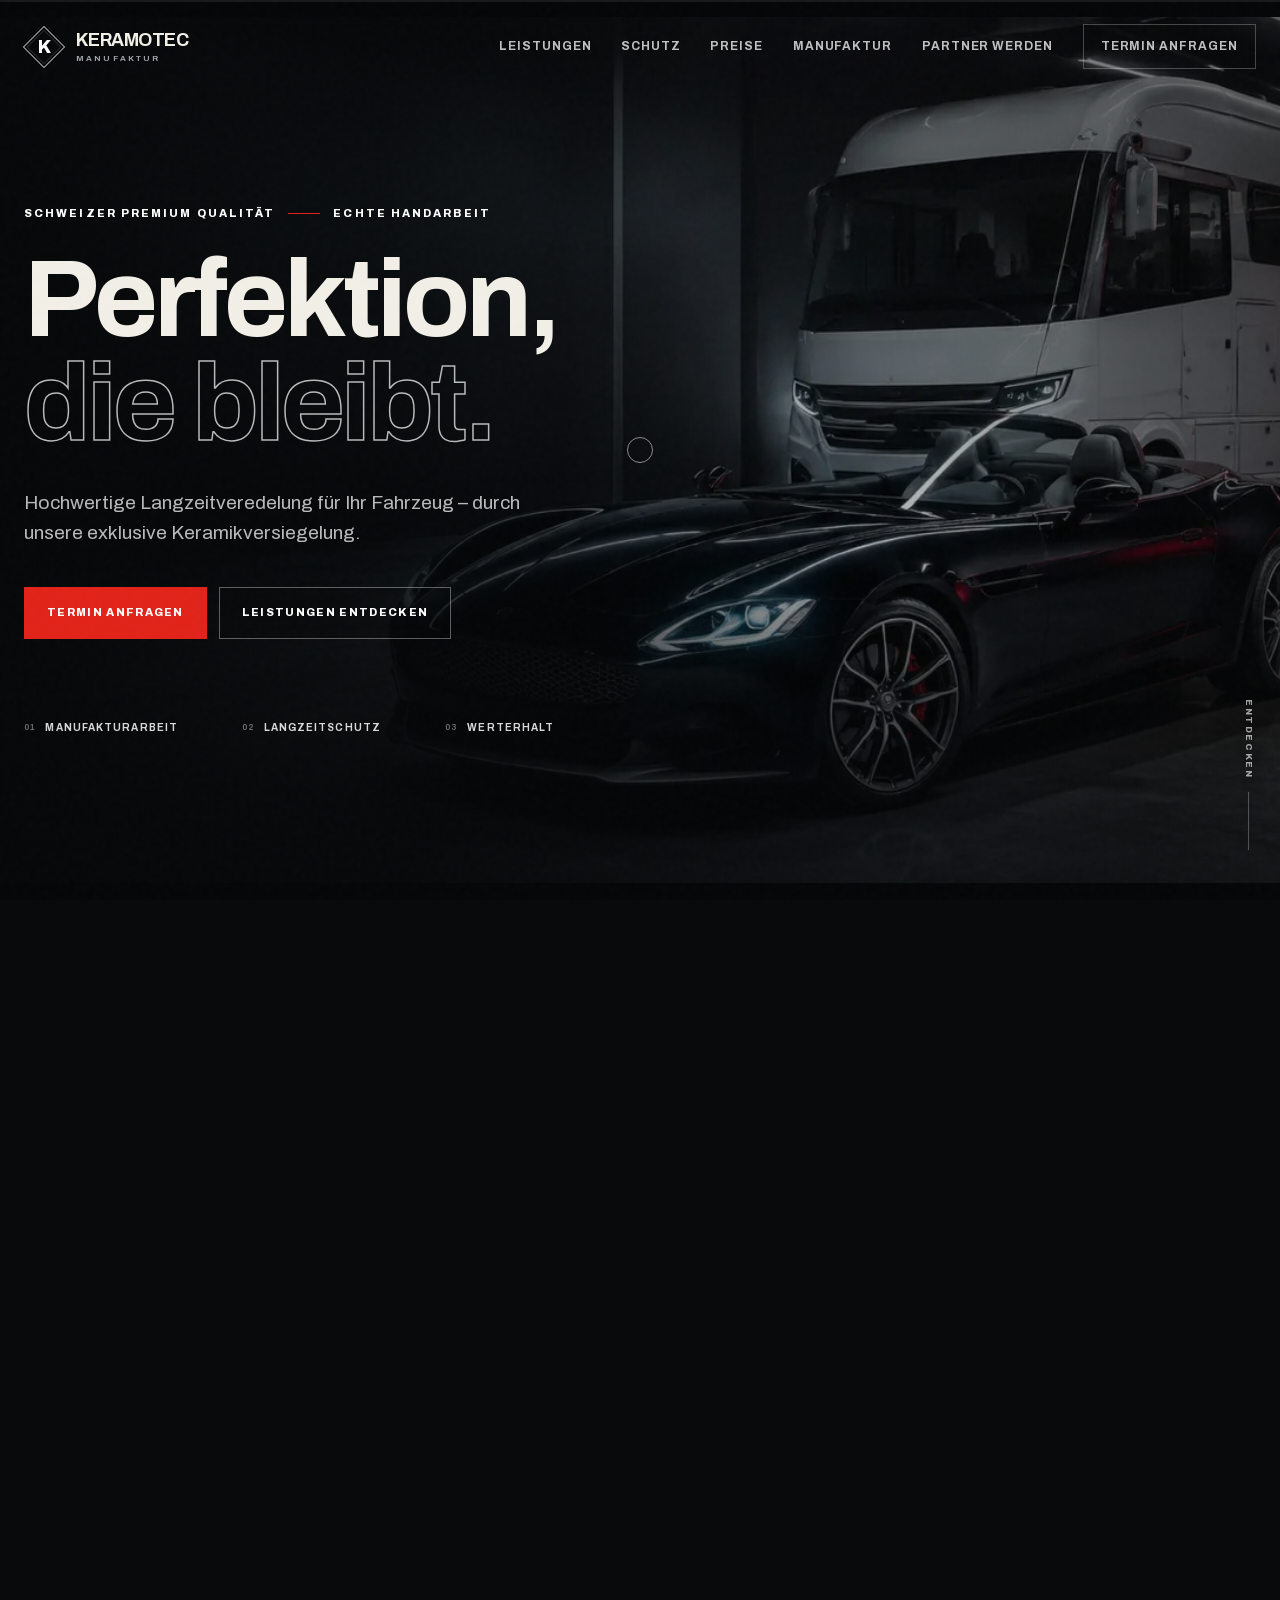
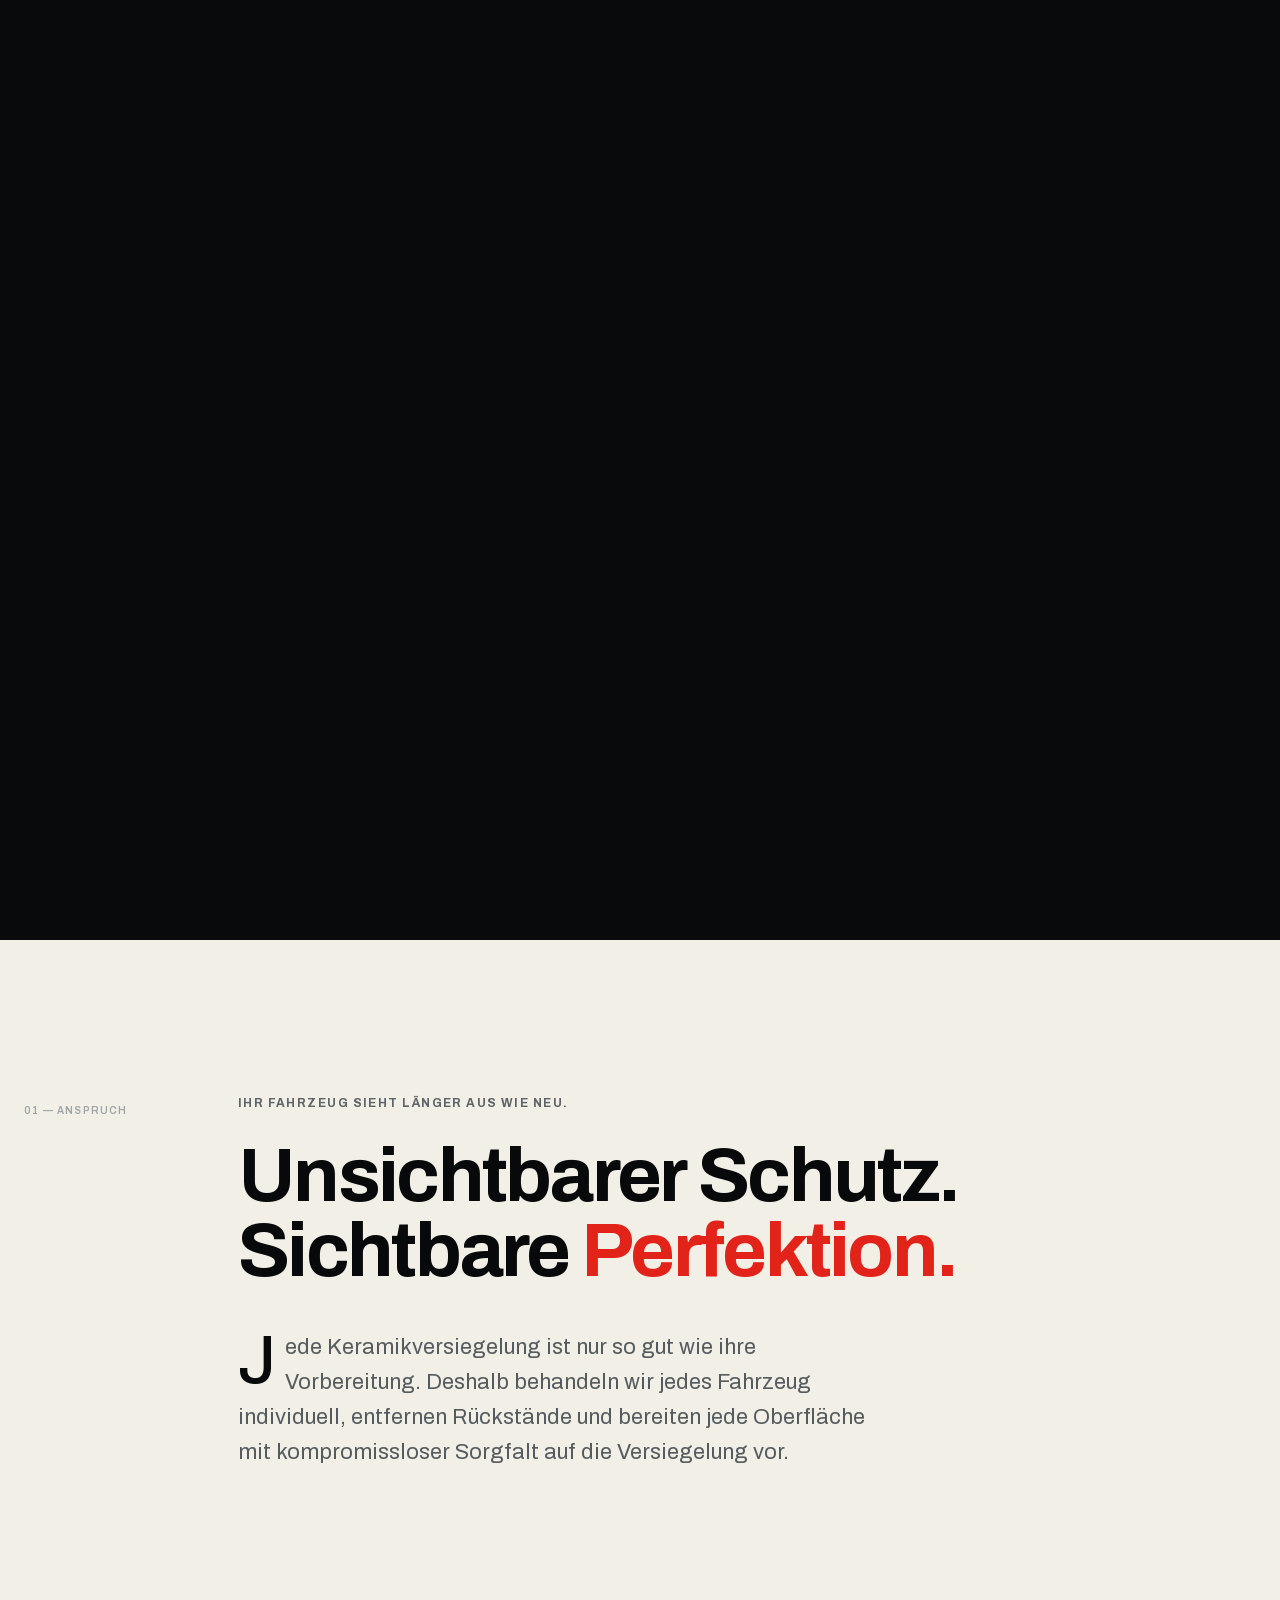
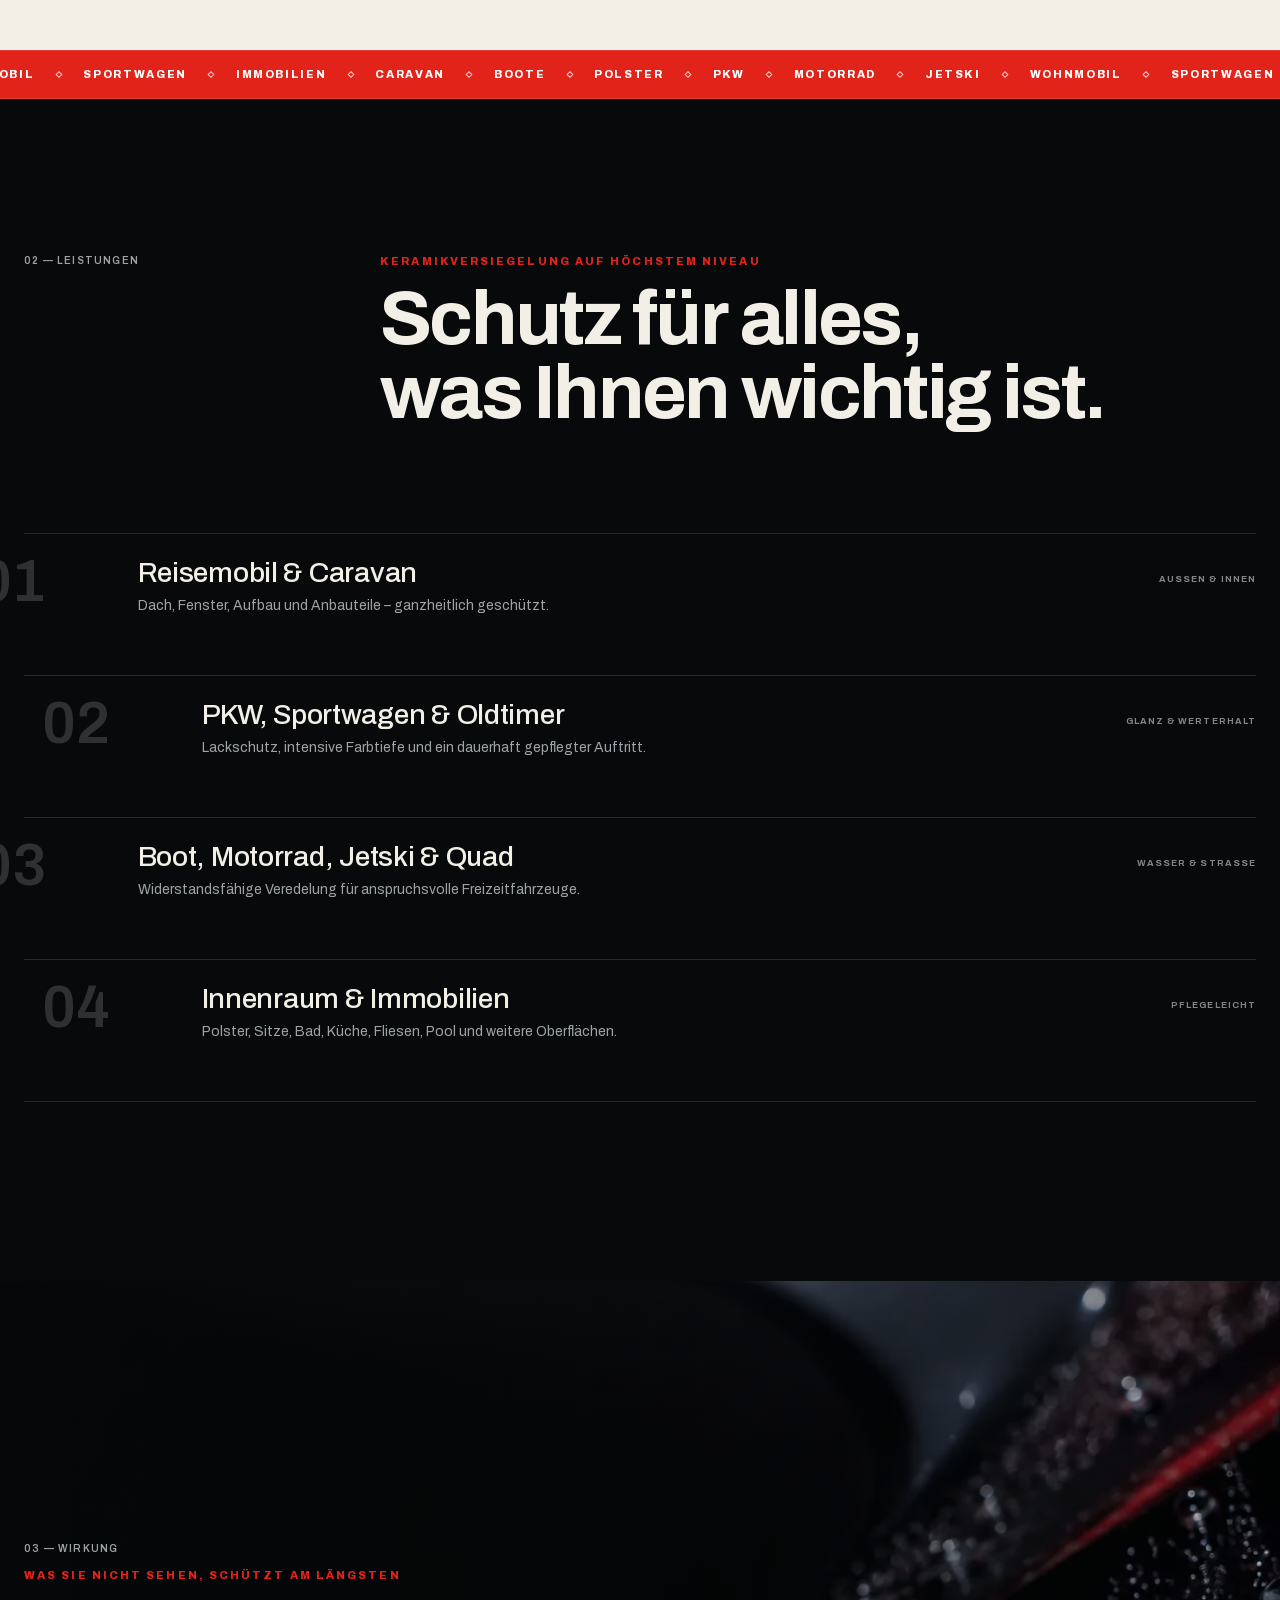
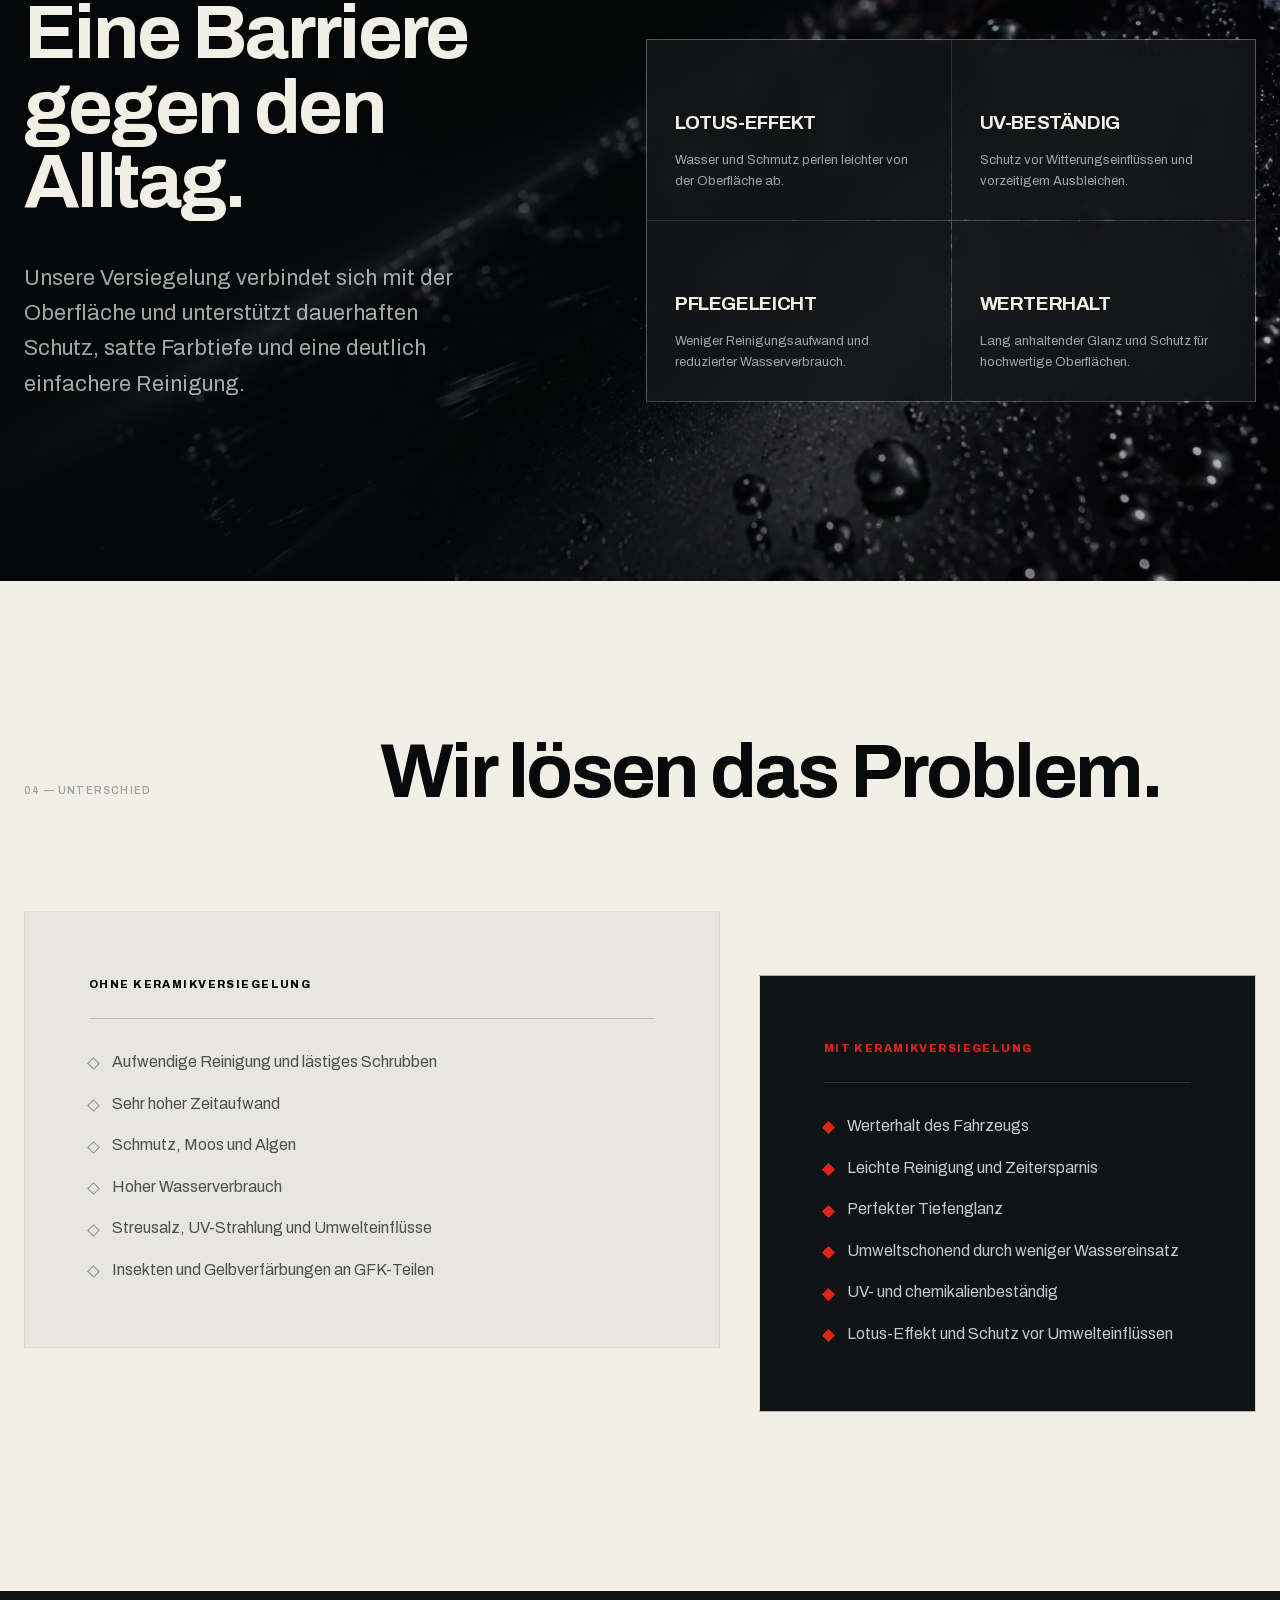
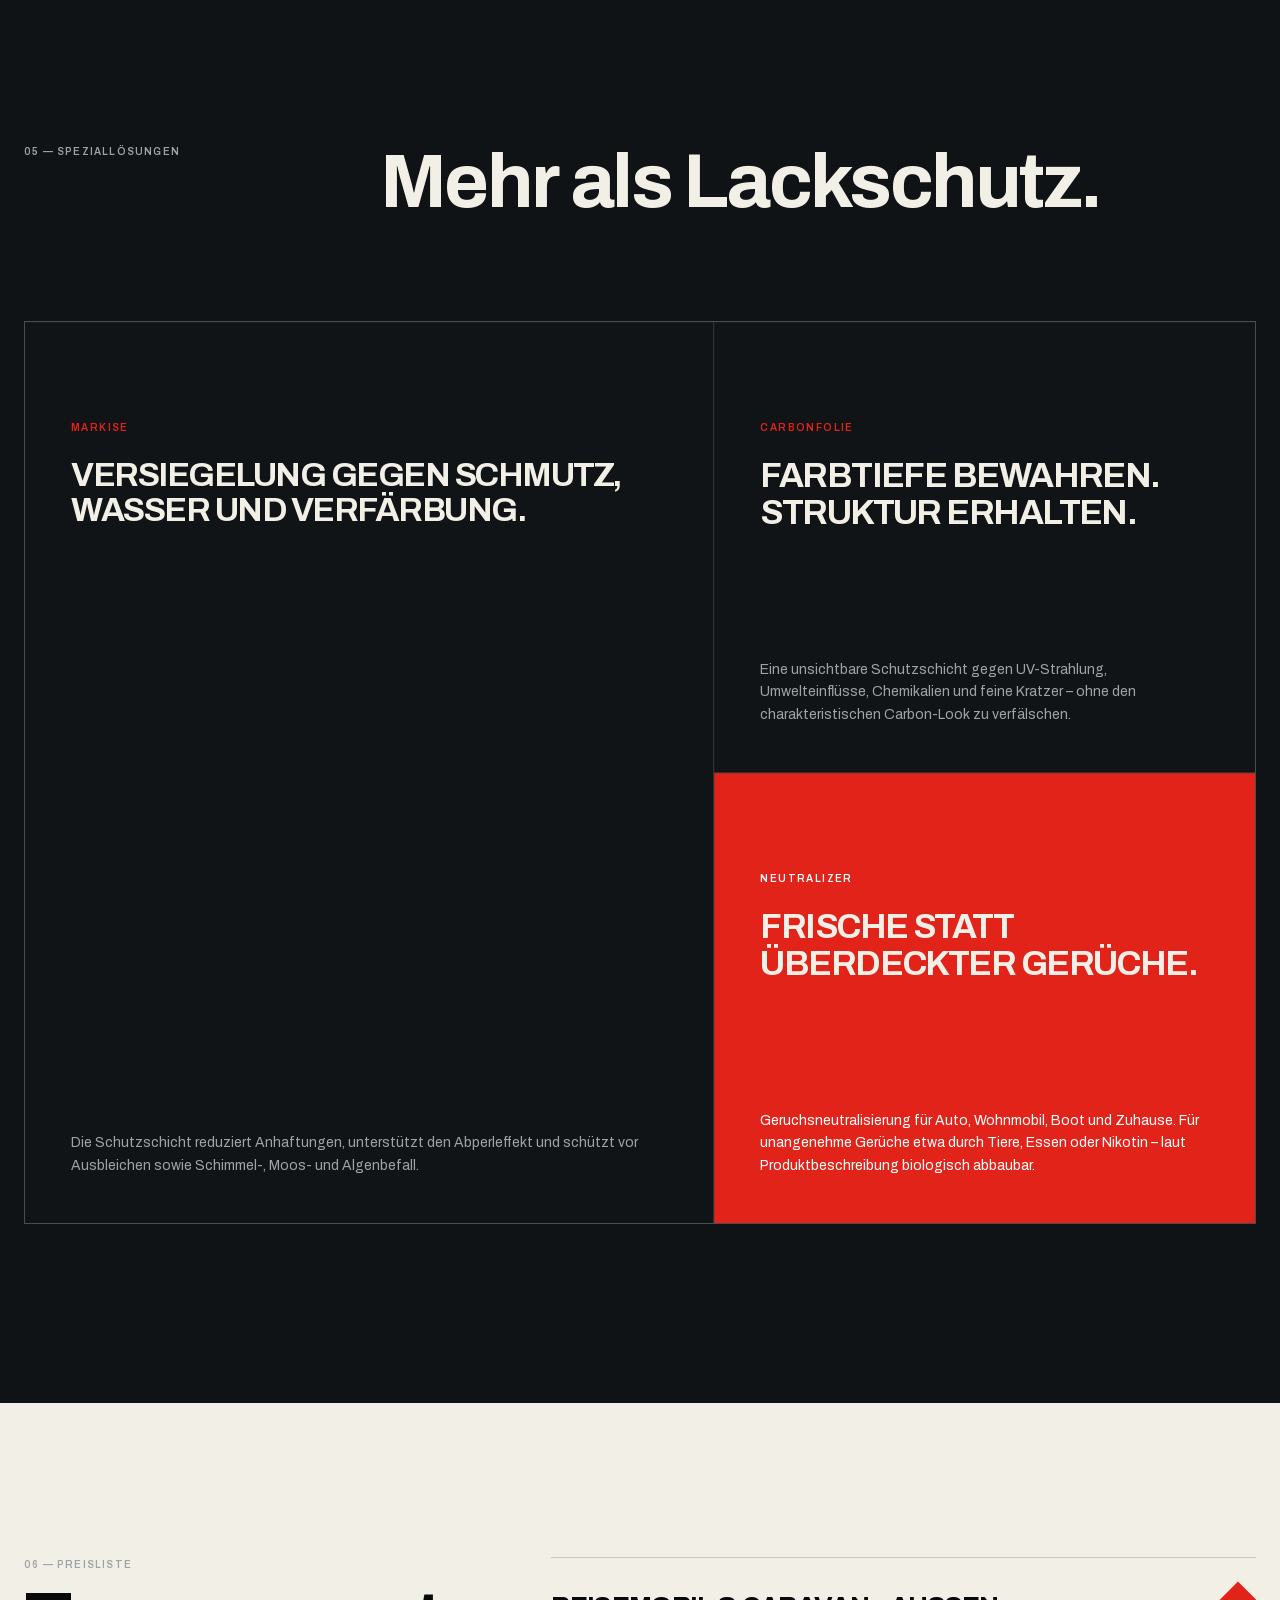
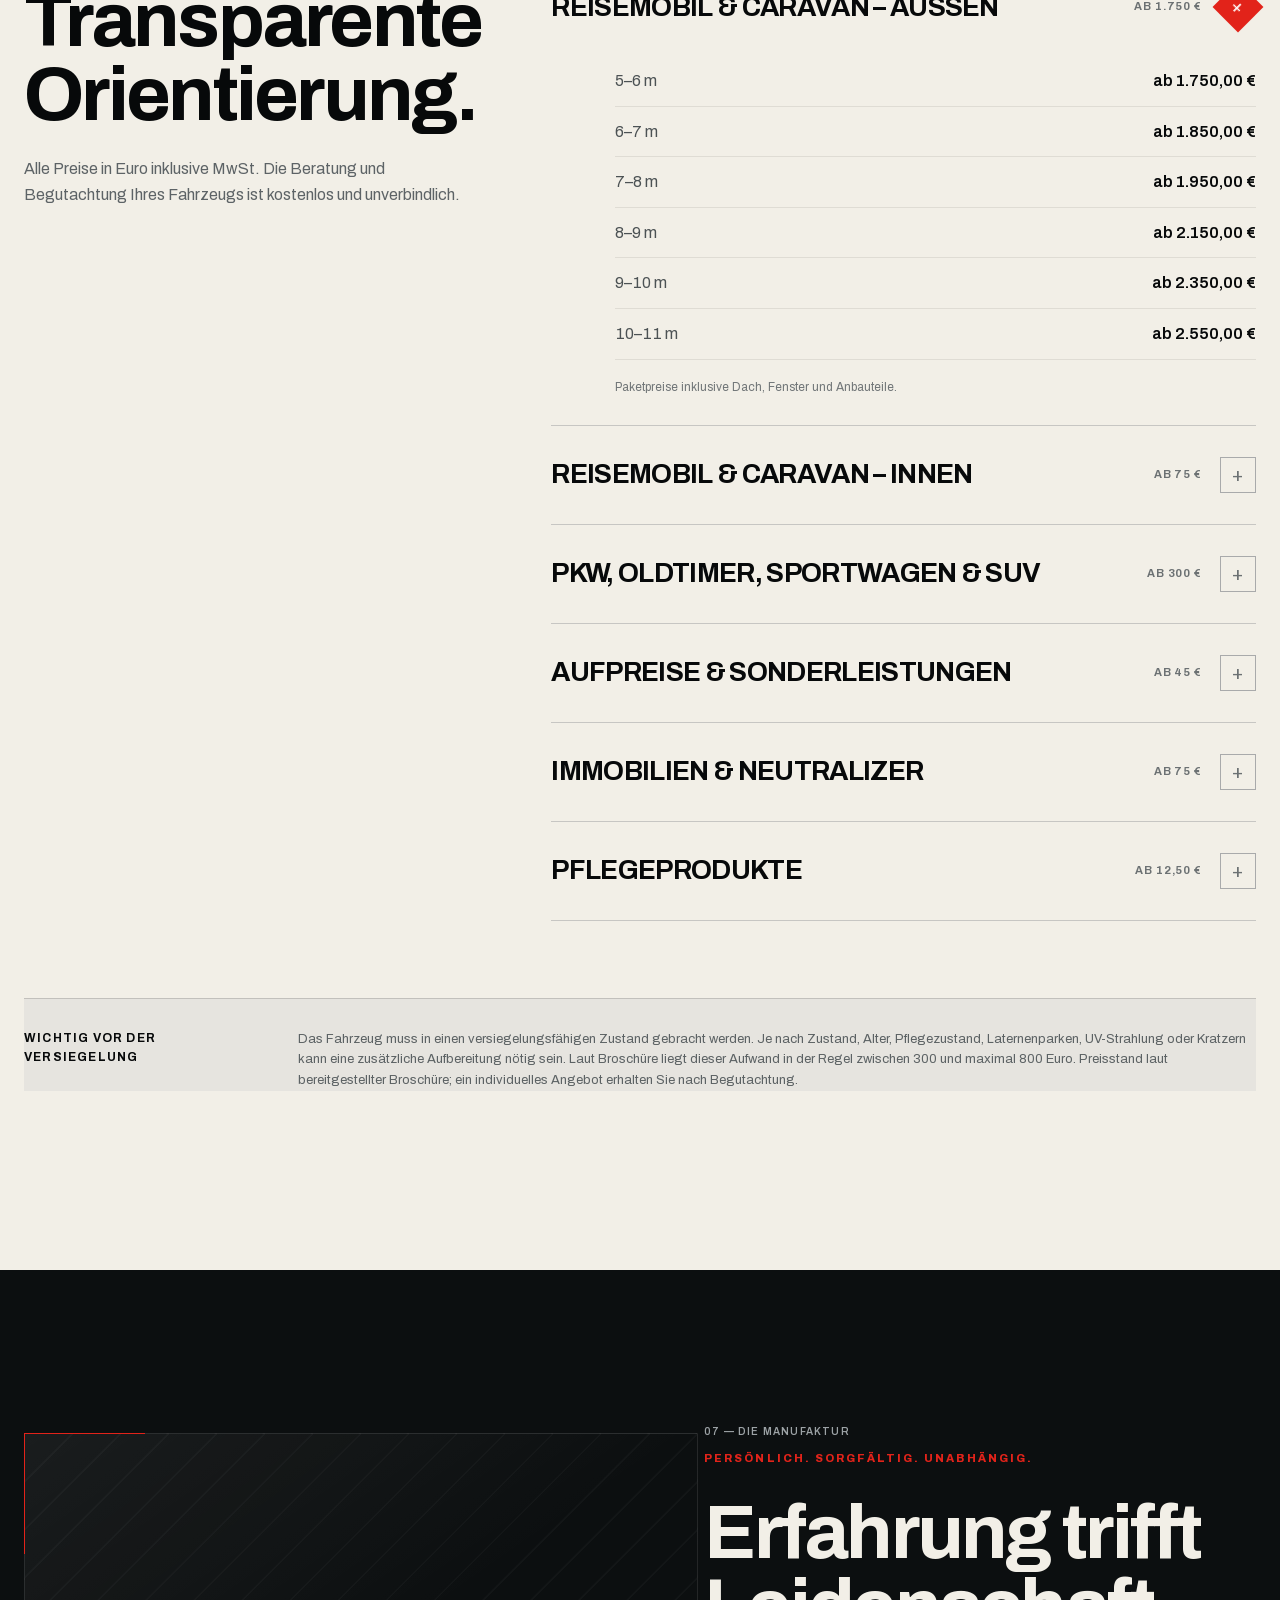
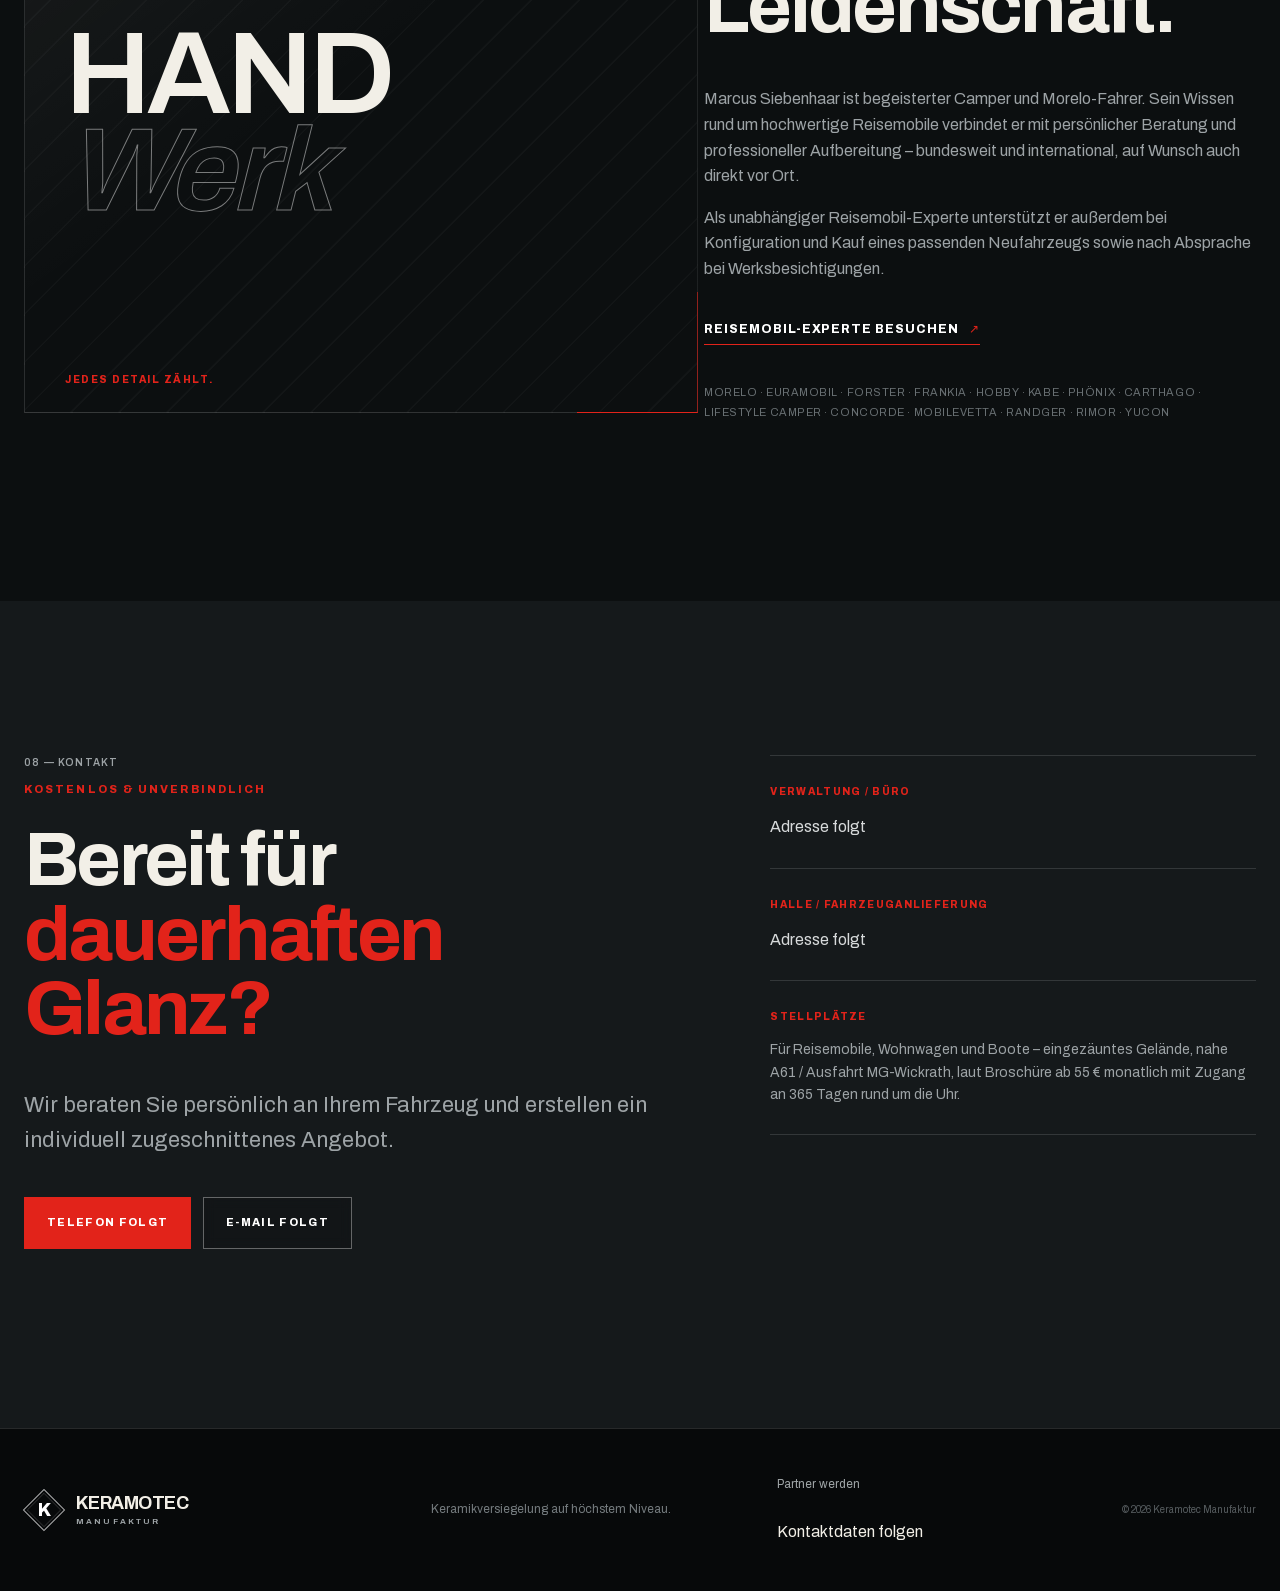
<file: index.html>
<!doctype html>
<html lang="de">
  <head>
    <meta charset="UTF-8" />
    <meta name="viewport" content="width=device-width, initial-scale=1.0, viewport-fit=cover" />
    <meta
      name="description"
      content="Keramotec Manufaktur – hochwertige Keramikversiegelung in Handarbeit für Wohnmobile, Caravans, Sportwagen, PKW, Boote, Polster und Immobilien."
    />
    <meta name="theme-color" content="#07090a" />
    <meta property="og:type" content="website" />
    <meta property="og:site_name" content="Keramotec Manufaktur" />
    <meta property="og:title" content="Keramotec Manufaktur | Keramikversiegelung auf höchstem Niveau" />
    <meta property="og:description" content="Hochwertige Keramikversiegelung in Handarbeit für Wohnmobile, Caravans, Sportwagen, Boote und Immobilien." />
    <meta property="og:image" content="https://vanlifemum-boop.github.io/Keramotec/assets/keramotec-hero.webp" />
    <meta property="og:url" content="https://vanlifemum-boop.github.io/Keramotec/" />
    <meta property="og:locale" content="de_DE" />
    <meta name="twitter:card" content="summary_large_image" />
    <link rel="canonical" href="https://vanlifemum-boop.github.io/Keramotec/" />
    <title>Keramotec Manufaktur | Keramikversiegelung auf höchstem Niveau</title>
    <link
      rel="icon"
      href="data:image/svg+xml,%3Csvg xmlns='http://www.w3.org/2000/svg' viewBox='0 0 32 32'%3E%3Crect width='32' height='32' fill='%2307090a'/%3E%3Cpath d='M16 4l12 12-12 12L4 16z' fill='none' stroke='%23e2231a' stroke-width='2'/%3E%3Ctext x='16' y='21' font-family='Helvetica,Arial,sans-serif' font-size='13' font-weight='700' fill='%23fff' text-anchor='middle'%3EK%3C/text%3E%3C/svg%3E"
    />
    <!-- Schriften zuerst: sie bestimmen das Layout, Bilder nur die Flaeche. -->
    <link rel="preload" as="font" type="font/woff2" href="fonts/archivo.woff2" crossorigin />
    <link rel="preload" as="image" href="assets/keramotec-hero.webp" fetchpriority="high" />
    <link rel="stylesheet" href="styles.css" />
    <script>
      /* Layout-Weiche vor dem ersten Paint: nur wo Bewegung erwuenscht und
         Datenvolumen kein Thema ist, wird die Cinematic-Buehne aufgebaut. */
      (function () {
        var el = document.documentElement;
        // Ohne diese Klasse bleiben alle Startzustaende aus — sonst waere der
        // Text bei abgeschaltetem JavaScript dauerhaft unsichtbar.
        el.classList.add("js");
        var reduced = window.matchMedia("(prefers-reduced-motion: reduce)").matches;
        var conn = navigator.connection || navigator.mozConnection || navigator.webkitConnection;
        var save = !!(conn && (conn.saveData || /2g/.test(conn.effectiveType || "")));
        el.classList.add(reduced || save ? "motion-off" : "js-cinematic");
      })();
    </script>
    <script src="vendor/lenis.min.js" defer></script>
    <script src="cinematic.js" defer></script>
    <script src="motion.js" defer></script>
    <script src="script.js" defer></script>
  </head>
  <body>
    <a class="skip-link" href="#inhalt">Zum Inhalt springen</a>
    <div class="film-grain" aria-hidden="true"></div>
    <div class="scroll-progress" aria-hidden="true"><span></span></div>

    <header class="site-header" data-header>
      <a class="brand" href="#top" aria-label="Keramotec Manufaktur – Startseite">
        <span class="brand-mark" aria-hidden="true">K</span>
        <span class="brand-type">
          <strong>Keramotec</strong>
          <small>Manufaktur</small>
        </span>
      </a>

      <button class="nav-toggle" type="button" aria-expanded="false" aria-controls="hauptnavigation">
        <span></span><span></span>
        <span class="sr-only">Navigation öffnen</span>
      </button>

      <nav id="hauptnavigation" class="main-nav" aria-label="Hauptnavigation">
        <a href="#leistungen">Leistungen</a>
        <a href="#schutz">Schutz</a>
        <a href="#preise">Preise</a>
        <a href="#manufaktur">Manufaktur</a>
        <a href="partner.html">Partner werden</a>
        <a href="#kontakt" class="nav-cta">Termin anfragen</a>
      </nav>
    </header>

    <main id="inhalt">
      <section class="hero stage" id="top" aria-labelledby="hero-title">
        <div class="hero-sticky">
          <canvas class="stage-canvas" aria-hidden="true"></canvas>
          <div class="hero-backdrop" aria-hidden="true"></div>
          <div class="hero-shade" aria-hidden="true"></div>

          <div class="stage-beats">
            <div class="stage-beat shell" data-in="-0.12" data-out="0.46">
              <div class="hero-content">
                <p class="eyebrow hero-eyebrow">Schweizer Premium Qualität <span></span> Echte Handarbeit</p>
                <h1 id="hero-title">Perfektion,<br /><em>die bleibt.</em></h1>
                <p class="hero-copy">
                  Hochwertige Langzeitveredelung für Ihr Fahrzeug – durch unsere exklusive
                  Keramikversiegelung.
                </p>
                <div class="hero-actions">
                  <a class="button button-primary" href="#kontakt">Termin anfragen</a>
                  <a class="button button-ghost" href="#leistungen">Leistungen entdecken</a>
                </div>
                <div class="hero-meta" aria-label="Keramotec Kernwerte">
                  <span>01 <b>Manufakturarbeit</b></span>
                  <span>02 <b>Langzeitschutz</b></span>
                  <span>03 <b>Werterhalt</b></span>
                </div>
              </div>
            </div>

            <div class="stage-beat shell" data-in="0.44" data-out="0.76">
              <div class="hero-content">
                <p class="eyebrow">Der Auftrag</p>
                <p class="stage-headline">Keramik<br /><em>statt Wachs.</em></p>
                <p class="hero-copy">
                  Die Versiegelung verbindet sich mit der Oberfläche, statt nur auf ihr zu liegen –
                  Bahn für Bahn, von Hand aufgetragen.
                </p>
              </div>
            </div>

            <div class="stage-beat shell" data-in="0.74">
              <div class="hero-content">
                <p class="eyebrow">Das Ergebnis</p>
                <p class="stage-headline">Tiefenglanz,<br /><em>der trägt.</em></p>
                <p class="hero-copy">
                  Wasser perlt ab, Schmutz findet weniger Halt, jede Reinigung geht schneller von
                  der Hand.
                </p>
                <div class="hero-actions">
                  <a class="button button-primary" href="#kontakt">Termin anfragen</a>
                  <a class="button button-ghost" href="#preise">Preise ansehen</a>
                </div>
              </div>
            </div>
          </div>

          <a class="scroll-cue" href="#intro" aria-label="Weiter zum nächsten Abschnitt">
            <span>Entdecken</span><i aria-hidden="true"></i>
          </a>
        </div>
      </section>

      <section class="statement section" id="intro">
        <div class="shell statement-grid">
          <p class="section-index" data-reveal>01 — Anspruch</p>
          <div>
            <p class="statement-kicker" data-reveal>Ihr Fahrzeug sieht länger aus wie neu.</p>
            <h2 class="display-copy" data-reveal>
              Unsichtbarer Schutz.<br />Sichtbare <span>Perfektion.</span>
            </h2>
            <p class="lead" data-reveal>
              Jede Keramikversiegelung ist nur so gut wie ihre Vorbereitung. Deshalb behandeln wir
              jedes Fahrzeug individuell, entfernen Rückstände und bereiten jede Oberfläche mit
              kompromissloser Sorgfalt auf die Versiegelung vor.
            </p>
          </div>
        </div>
      </section>

      <div class="service-ribbon" aria-label="Einsatzbereiche">
        <div class="service-track">
          <span>Wohnmobil</span><i></i><span>Sportwagen</span><i></i><span>Immobilien</span><i></i>
          <span>Caravan</span><i></i><span>Boote</span><i></i><span>Polster</span><i></i>
          <span>PKW</span><i></i><span>Motorrad</span><i></i><span>Jetski</span><i></i>
          <span>Wohnmobil</span><i></i><span>Sportwagen</span><i></i><span>Immobilien</span><i></i>
          <span>Caravan</span><i></i><span>Boote</span><i></i><span>Polster</span><i></i>
          <span>PKW</span><i></i><span>Motorrad</span><i></i><span>Jetski</span><i></i>
        </div>
      </div>

      <section class="services section" id="leistungen" aria-labelledby="services-title">
        <div class="shell">
          <div class="section-head">
            <p class="section-index" data-reveal>02 — Leistungen</p>
            <div>
              <p class="eyebrow" data-reveal>Keramikversiegelung auf höchstem Niveau</p>
              <h2 id="services-title" data-reveal>Schutz für alles,<br />was Ihnen wichtig ist.</h2>
            </div>
          </div>

          <div class="service-list">
            <article class="service-row" data-reveal>
              <span class="service-number">01</span>
              <div>
                <h3>Reisemobil &amp; Caravan</h3>
                <p>Dach, Fenster, Aufbau und Anbauteile – ganzheitlich geschützt.</p>
              </div>
              <span class="service-tag">Außen &amp; innen</span>
            </article>
            <article class="service-row" data-reveal>
              <span class="service-number">02</span>
              <div>
                <h3>PKW, Sportwagen &amp; Oldtimer</h3>
                <p>Lackschutz, intensive Farbtiefe und ein dauerhaft gepflegter Auftritt.</p>
              </div>
              <span class="service-tag">Glanz &amp; Werterhalt</span>
            </article>
            <article class="service-row" data-reveal>
              <span class="service-number">03</span>
              <div>
                <h3>Boot, Motorrad, Jetski &amp; Quad</h3>
                <p>Widerstandsfähige Veredelung für anspruchsvolle Freizeitfahrzeuge.</p>
              </div>
              <span class="service-tag">Wasser &amp; Straße</span>
            </article>
            <article class="service-row" data-reveal>
              <span class="service-number">04</span>
              <div>
                <h3>Innenraum &amp; Immobilien</h3>
                <p>Polster, Sitze, Bad, Küche, Fliesen, Pool und weitere Oberflächen.</p>
              </div>
              <span class="service-tag">Pflegeleicht</span>
            </article>
          </div>
        </div>
      </section>

      <section class="protection section" id="schutz" data-stage="surface" aria-labelledby="protection-title">
        <div class="protection-image" aria-hidden="true"></div>
        <canvas class="protection-canvas" aria-hidden="true"></canvas>
        <div class="shell protection-grid">
          <div class="protection-copy">
            <p class="section-index" data-reveal>03 — Wirkung</p>
            <p class="eyebrow" data-reveal>Was Sie nicht sehen, schützt am längsten</p>
            <h2 id="protection-title" data-reveal>Eine Barriere gegen den Alltag.</h2>
            <p class="lead" data-reveal>
              Unsere Versiegelung verbindet sich mit der Oberfläche und unterstützt dauerhaften
              Schutz, satte Farbtiefe und eine deutlich einfachere Reinigung.
            </p>
          </div>

          <div class="benefit-grid">
            <article data-reveal><h3>Lotus-Effekt</h3><p>Wasser und Schmutz perlen leichter von der Oberfläche ab.</p></article>
            <article data-reveal><h3>UV-beständig</h3><p>Schutz vor Witterungseinflüssen und vorzeitigem Ausbleichen.</p></article>
            <article data-reveal><h3>Pflegeleicht</h3><p>Weniger Reinigungsaufwand und reduzierter Wasserverbrauch.</p></article>
            <article data-reveal><h3>Werterhalt</h3><p>Lang anhaltender Glanz und Schutz für hochwertige Oberflächen.</p></article>
          </div>
        </div>
      </section>

      <section class="comparison section" aria-labelledby="comparison-title">
        <div class="shell">
          <div class="section-head compact">
            <p class="section-index" data-reveal>04 — Unterschied</p>
            <h2 id="comparison-title" data-reveal>Wir lösen das Problem.</h2>
          </div>
          <div class="comparison-grid">
            <article class="comparison-card problem" data-reveal>
              <p>Ohne Keramikversiegelung</p>
              <ul>
                <li>Aufwendige Reinigung und lästiges Schrubben</li>
                <li>Sehr hoher Zeitaufwand</li>
                <li>Schmutz, Moos und Algen</li>
                <li>Hoher Wasserverbrauch</li>
                <li>Streusalz, UV-Strahlung und Umwelteinflüsse</li>
                <li>Insekten und Gelbverfärbungen an GFK-Teilen</li>
              </ul>
            </article>
            <article class="comparison-card solution" data-reveal>
              <p>Mit Keramikversiegelung</p>
              <ul>
                <li>Werterhalt des Fahrzeugs</li>
                <li>Leichte Reinigung und Zeitersparnis</li>
                <li>Perfekter Tiefenglanz</li>
                <li>Umweltschonend durch weniger Wassereinsatz</li>
                <li>UV- und chemikalienbeständig</li>
                <li>Lotus-Effekt und Schutz vor Umwelteinflüssen</li>
              </ul>
            </article>
          </div>
        </div>
      </section>

      <section class="specialties section" aria-labelledby="specialties-title">
        <div class="shell">
          <div class="section-head">
            <p class="section-index" data-reveal>05 — Speziallösungen</p>
            <h2 id="specialties-title" data-reveal>Mehr als Lackschutz.</h2>
          </div>
          <div class="specialty-grid">
            <article class="specialty-card" data-reveal>
              <span class="card-label">Markise</span>
              <h3>Versiegelung gegen Schmutz, Wasser und Verfärbung.</h3>
              <p>
                Die Schutzschicht reduziert Anhaftungen, unterstützt den Abperleffekt und schützt
                vor Ausbleichen sowie Schimmel-, Moos- und Algenbefall.
              </p>
            </article>
            <article class="specialty-card" data-reveal>
              <span class="card-label">Carbonfolie</span>
              <h3>Farbtiefe bewahren. Struktur erhalten.</h3>
              <p>
                Eine unsichtbare Schutzschicht gegen UV-Strahlung, Umwelteinflüsse, Chemikalien und
                feine Kratzer – ohne den charakteristischen Carbon-Look zu verfälschen.
              </p>
            </article>
            <article class="specialty-card specialty-red" data-reveal>
              <span class="card-label">Neutralizer</span>
              <h3>Frische statt überdeckter Gerüche.</h3>
              <p>
                Geruchsneutralisierung für Auto, Wohnmobil, Boot und Zuhause. Für unangenehme
                Gerüche etwa durch Tiere, Essen oder Nikotin – laut Produktbeschreibung biologisch
                abbaubar.
              </p>
            </article>
          </div>
        </div>
      </section>

      <section class="pricing section" id="preise" aria-labelledby="pricing-title">
        <div class="shell pricing-shell">
          <div class="pricing-intro">
            <div>
              <p class="section-index" data-reveal>06 — Preisliste</p>
              <h2 id="pricing-title" data-reveal>Transparente Orientierung.</h2>
            </div>
            <p data-reveal>
              Alle Preise in Euro inklusive MwSt. Die Beratung und Begutachtung Ihres Fahrzeugs ist
              kostenlos und unverbindlich.
            </p>
          </div>

          <div class="price-groups">
            <details class="price-group" open data-reveal>
              <summary><span>Reisemobil &amp; Caravan – außen</span><small>ab 1.750 €</small></summary>
              <div class="price-table" role="table" aria-label="Außenpreise für Reisemobile und Caravans">
                <div role="row"><span role="cell">5–6 m</span><b role="cell">ab 1.750,00 €</b></div>
                <div role="row"><span role="cell">6–7 m</span><b role="cell">ab 1.850,00 €</b></div>
                <div role="row"><span role="cell">7–8 m</span><b role="cell">ab 1.950,00 €</b></div>
                <div role="row"><span role="cell">8–9 m</span><b role="cell">ab 2.150,00 €</b></div>
                <div role="row"><span role="cell">9–10 m</span><b role="cell">ab 2.350,00 €</b></div>
                <div role="row"><span role="cell">10–11 m</span><b role="cell">ab 2.550,00 €</b></div>
              </div>
              <p class="price-note">Paketpreise inklusive Dach, Fenster und Anbauteile.</p>
            </details>

            <details class="price-group" data-reveal>
              <summary><span>Reisemobil &amp; Caravan – innen</span><small>ab 75 €</small></summary>
              <div class="price-table" role="table" aria-label="Innenpreise für Reisemobile und Caravans">
                <div role="row"><span role="cell">Bad: Waschbecken &amp; Duschtasse</span><b role="cell">ab 275,00 €</b></div>
                <div role="row"><span role="cell">Küche: Spülbecken &amp; Arbeitsplatte</span><b role="cell">ab 275,00 €</b></div>
                <div role="row"><span role="cell">Tischplatte versiegeln</span><b role="cell">ab 95,00 €</b></div>
                <div role="row"><span role="cell">WC, nur bei Neufahrzeugen</span><b role="cell">75,00 € / Stück</b></div>
                <div role="row"><span role="cell">Einzelteile auf Anfrage</span><b role="cell">ab 75,00 €</b></div>
                <div role="row"><span role="cell">Polsterversiegelung Sitzgruppe</span><b role="cell">ab 299,00 €</b></div>
                <div role="row"><span role="cell">Polsterversiegelung Fahrersitz</span><b role="cell">65,00 € / Stück</b></div>
              </div>
            </details>

            <details class="price-group" data-reveal>
              <summary><span>PKW, Oldtimer, Sportwagen &amp; SUV</span><small>ab 300 €</small></summary>
              <div class="price-table" role="table" aria-label="Preise für PKW und Freizeitfahrzeuge">
                <div role="row"><span role="cell">Motorrad, Jetski oder Quad</span><b role="cell">ab 650,00 €</b></div>
                <div role="row"><span role="cell">PKW, SUV, Sportwagen oder Oldtimer</span><b role="cell">ab 1.350,00 €</b></div>
                <div role="row"><span role="cell">Cabrio-Verdeck versiegeln</span><b role="cell">ab 300,00 €</b></div>
                <div role="row"><span role="cell">Fahrzeugaufbereitung außen</span><b role="cell">ab 550,00 €</b></div>
                <div role="row"><span role="cell">Fahrzeugaufbereitung innen</span><b role="cell">ab 150,00 €</b></div>
              </div>
            </details>

            <details class="price-group" data-reveal>
              <summary><span>Aufpreise &amp; Sonderleistungen</span><small>ab 45 €</small></summary>
              <div class="price-table" role="table" aria-label="Aufpreise und Sonderleistungen">
                <div role="row"><span role="cell">Aufpreis Carbonfolie</span><b role="cell">200,00 €</b></div>
                <div role="row"><span role="cell">Fahrzeughöhe über 3 m</span><b role="cell">200,00 €</b></div>
                <div role="row"><span role="cell">Alkovenfahrzeug</span><b role="cell">150,00 €</b></div>
                <div role="row"><span role="cell">Markise Oberseite, 3–5 m</span><b role="cell">ab 275,00 €</b></div>
                <div role="row"><span role="cell">Markise Oberseite, 5–7 m</span><b role="cell">ab 350,00 €</b></div>
                <div role="row"><span role="cell">Fahrzeugwäsche / Handwäsche / intensiv</span><b role="cell">ab 300,00 €</b></div>
                <div role="row"><span role="cell">Acrylglasfenster aufbereiten</span><b role="cell">45,00 € / Stück</b></div>
                <div role="row"><span role="cell">Alufelgen reinigen &amp; versiegeln</span><b role="cell">55,00 € / Stück</b></div>
                <div role="row"><span role="cell">Felgen lackieren</span><b role="cell">65,00 € / Stück</b></div>
                <div role="row"><span role="cell">Anbauteile: Solar, Klima, SAT usw.</span><b role="cell">ab 65,00 €</b></div>
                <div role="row"><span role="cell">Bootsmotor</span><b role="cell">ab 150,00 €</b></div>
              </div>
            </details>

            <details class="price-group" data-reveal>
              <summary><span>Immobilien &amp; Neutralizer</span><small>ab 75 €</small></summary>
              <div class="price-table" role="table" aria-label="Preise für Immobilien und Neutralizer">
                <div role="row"><span role="cell">Bad / Waschbecken versiegeln</span><b role="cell">ab 75,00 €</b></div>
                <div role="row"><span role="cell">Küche / Fliesen / Pool versiegeln</span><b role="cell">ab 100,00 €</b></div>
                <div role="row"><span role="cell">Polster / Sofa / Stühle</span><b role="cell">ab 75,00 €</b></div>
                <div role="row"><span role="cell">Geruchsneutralisierung PKW</span><b role="cell">145,00 €</b></div>
                <div role="row"><span role="cell">Geruchsneutralisierung Wohnmobil</span><b role="cell">195,00 €</b></div>
                <div role="row"><span role="cell">Geruchsneutralisierung Zuhause</span><b role="cell">275,00 €</b></div>
              </div>
            </details>

            <details class="price-group" data-reveal>
              <summary><span>Pflegeprodukte</span><small>ab 12,50 €</small></summary>
              <div class="price-table" role="table" aria-label="Preise für Pflegeprodukte">
                <div role="row"><span role="cell">Pflegepaket Basic</span><b role="cell">39,90 €</b></div>
                <div role="row"><span role="cell">Pflegepaket Business</span><b role="cell">49,90 €</b></div>
                <div role="row"><span role="cell">Pflegepaket Professionell</span><b role="cell">59,90 €</b></div>
                <div role="row"><span role="cell">Pflegepaket Premium</span><b role="cell">95,90 €</b></div>
                <div role="row"><span role="cell">Microfasertuch grau, 40 × 40 cm, Allrounder</span><b role="cell">12,50 €</b></div>
                <div role="row"><span role="cell">Microfasertuch gelb, 40 × 40 cm, Waffelstruktur</span><b role="cell">12,50 €</b></div>
              </div>
            </details>
          </div>

          <div class="pricing-notice" data-reveal>
            <strong>Wichtig vor der Versiegelung</strong>
            <p>
              Das Fahrzeug muss in einen versiegelungsfähigen Zustand gebracht werden. Je nach
              Zustand, Alter, Pflegezustand, Laternenparken, UV-Strahlung oder Kratzern kann eine
              zusätzliche Aufbereitung nötig sein. Laut Broschüre liegt dieser Aufwand in der Regel
              zwischen 300 und maximal 800 Euro. Preisstand laut bereitgestellter Broschüre; ein
              individuelles Angebot erhalten Sie nach Begutachtung.
            </p>
          </div>
        </div>
      </section>

      <section class="craft section" id="manufaktur" aria-labelledby="craft-title">
        <div class="shell craft-grid">
          <div class="craft-visual" data-reveal>
            <span class="craft-line">Hand</span>
            <span class="craft-line outline">Werk</span>
            <p>Jedes Detail zählt.</p>
          </div>
          <div class="craft-copy">
            <p class="section-index" data-reveal>07 — Die Manufaktur</p>
            <p class="eyebrow" data-reveal>Persönlich. Sorgfältig. Unabhängig.</p>
            <h2 id="craft-title" data-reveal>Erfahrung trifft Leidenschaft.</h2>
            <p data-reveal>
              Marcus Siebenhaar ist begeisterter Camper und Morelo-Fahrer. Sein Wissen rund um
              hochwertige Reisemobile verbindet er mit persönlicher Beratung und professioneller
              Aufbereitung – bundesweit und international, auf Wunsch auch direkt vor Ort.
            </p>
            <p data-reveal>
              Als unabhängiger Reisemobil-Experte unterstützt er außerdem bei Konfiguration und Kauf
              eines passenden Neufahrzeugs sowie nach Absprache bei Werksbesichtigungen.
            </p>
            <a class="text-link" href="https://www.reisemobil-experte.de" target="_blank" rel="noreferrer" data-reveal>
              Reisemobil-Experte besuchen <span aria-hidden="true">↗</span>
            </a>
            <p class="brands" data-reveal>
              Morelo · Euramobil · Forster · Frankia · Hobby · Kabe · Phönix · Carthago · Lifestyle
              Camper · Concorde · Mobilevetta · Randger · Rimor · Yucon
            </p>
          </div>
        </div>
      </section>

      <section class="contact section" id="kontakt" aria-labelledby="contact-title">
        <div class="shell contact-grid">
          <div>
            <p class="section-index" data-reveal>08 — Kontakt</p>
            <p class="eyebrow" data-reveal>Kostenlos &amp; unverbindlich</p>
            <h2 id="contact-title" data-reveal>Bereit für<br /><span>dauerhaften Glanz?</span></h2>
            <p class="lead" data-reveal>
              Wir beraten Sie persönlich an Ihrem Fahrzeug und erstellen ein individuell
              zugeschnittenes Angebot.
            </p>
            <div class="contact-actions" data-reveal>
              <span class="button button-primary contact-placeholder">Telefon folgt</span>
              <span class="button button-ghost contact-placeholder">E-Mail folgt</span>
            </div>
          </div>

          <div class="location-list">
            <article data-reveal>
              <p>Verwaltung / Büro</p>
              <address>Adresse folgt</address>
            </article>
            <article data-reveal>
              <p>Halle / Fahrzeuganlieferung</p>
              <address>Adresse folgt</address>
            </article>
            <article data-reveal>
              <p>Stellplätze</p>
              <span>
                Für Reisemobile, Wohnwagen und Boote – eingezäuntes Gelände, nahe A61 / Ausfahrt
                MG-Wickrath, laut Broschüre ab 55 € monatlich mit Zugang an 365 Tagen rund um die Uhr.
              </span>
            </article>
          </div>
        </div>
      </section>
    </main>

    <footer class="site-footer">
      <div class="shell footer-grid">
        <a class="brand footer-brand" href="#top" aria-label="Keramotec Manufaktur – nach oben">
          <span class="brand-mark" aria-hidden="true">K</span>
          <span class="brand-type"><strong>Keramotec</strong><small>Manufaktur</small></span>
        </a>
        <p>Keramikversiegelung auf höchstem Niveau.</p>
        <div>
          <a href="partner.html">Partner werden</a><br />
          <span>Kontaktdaten folgen</span>
        </div>
        <small>© <span data-year>2026</span> Keramotec Manufaktur</small>
      </div>
    </footer>

    <a class="mobile-call" href="#kontakt">Kontakt folgt <span aria-hidden="true">→</span></a>
  </body>
</html>
</file>
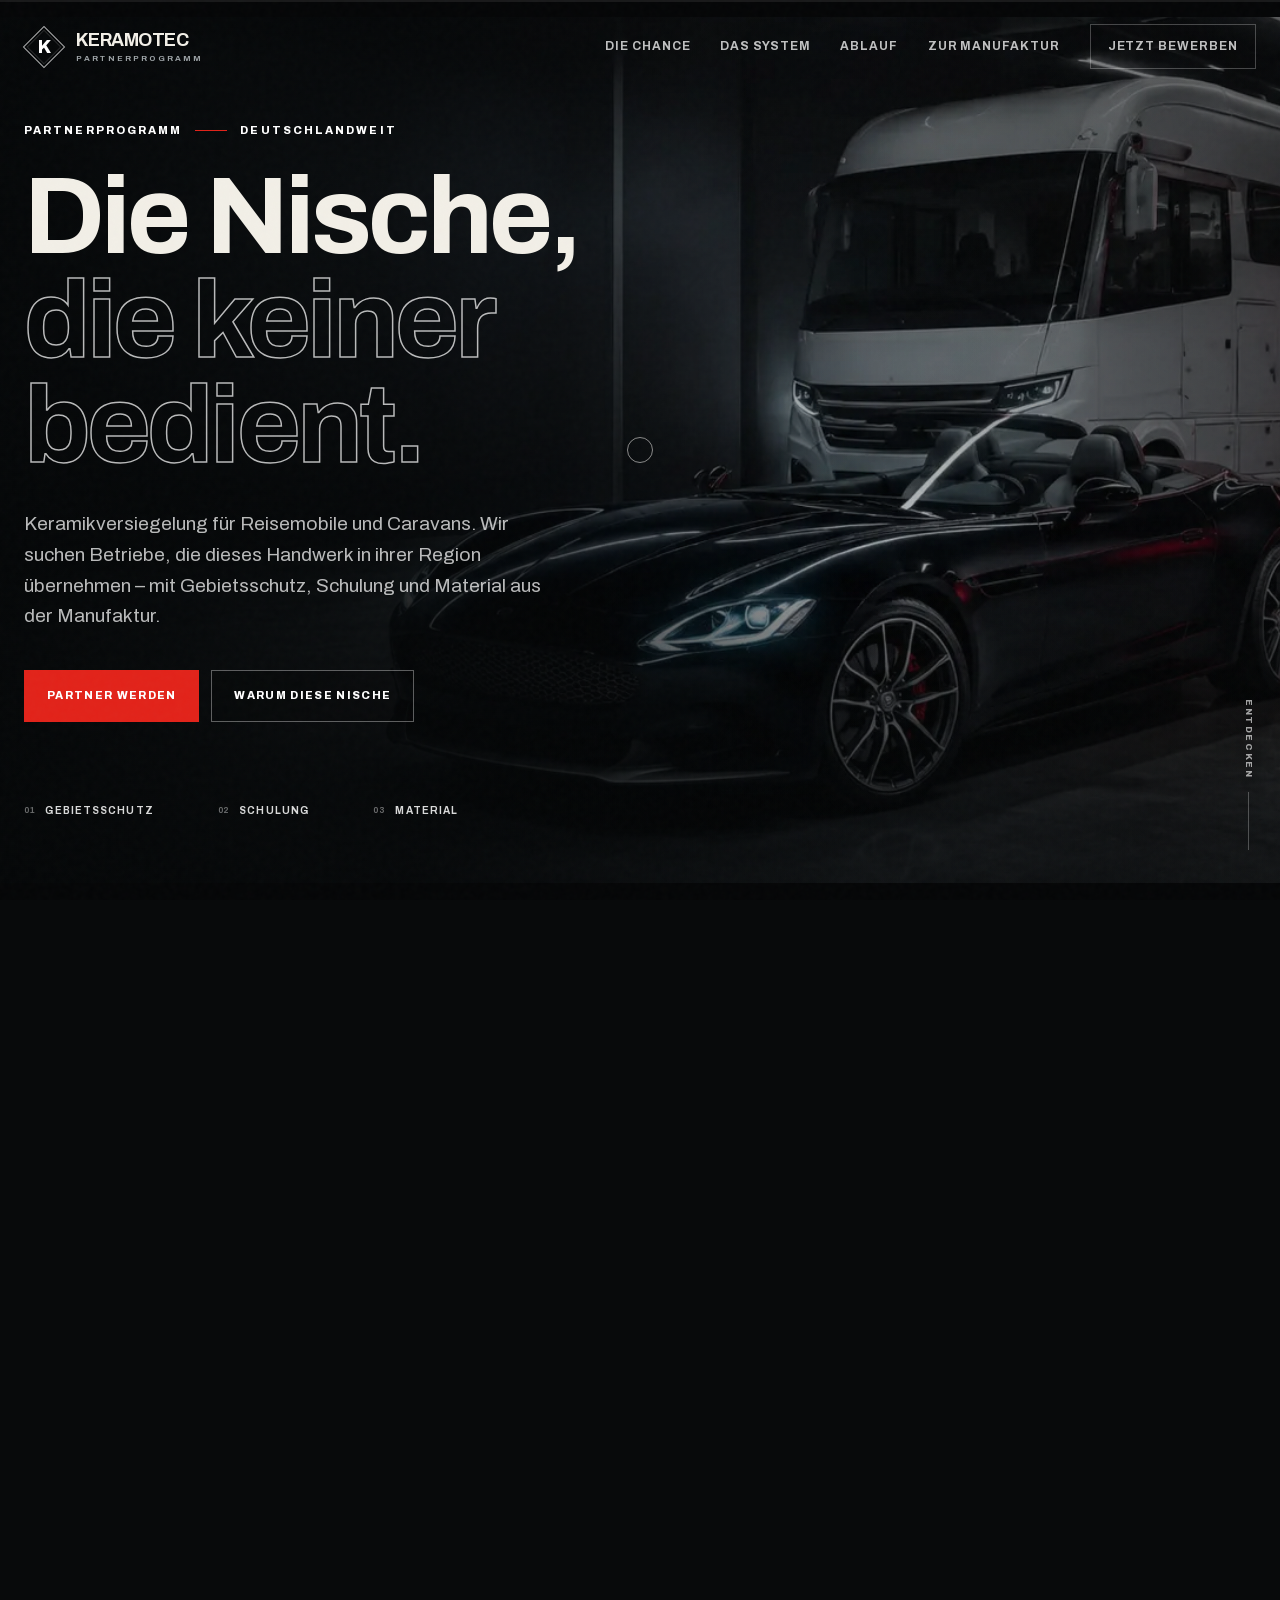
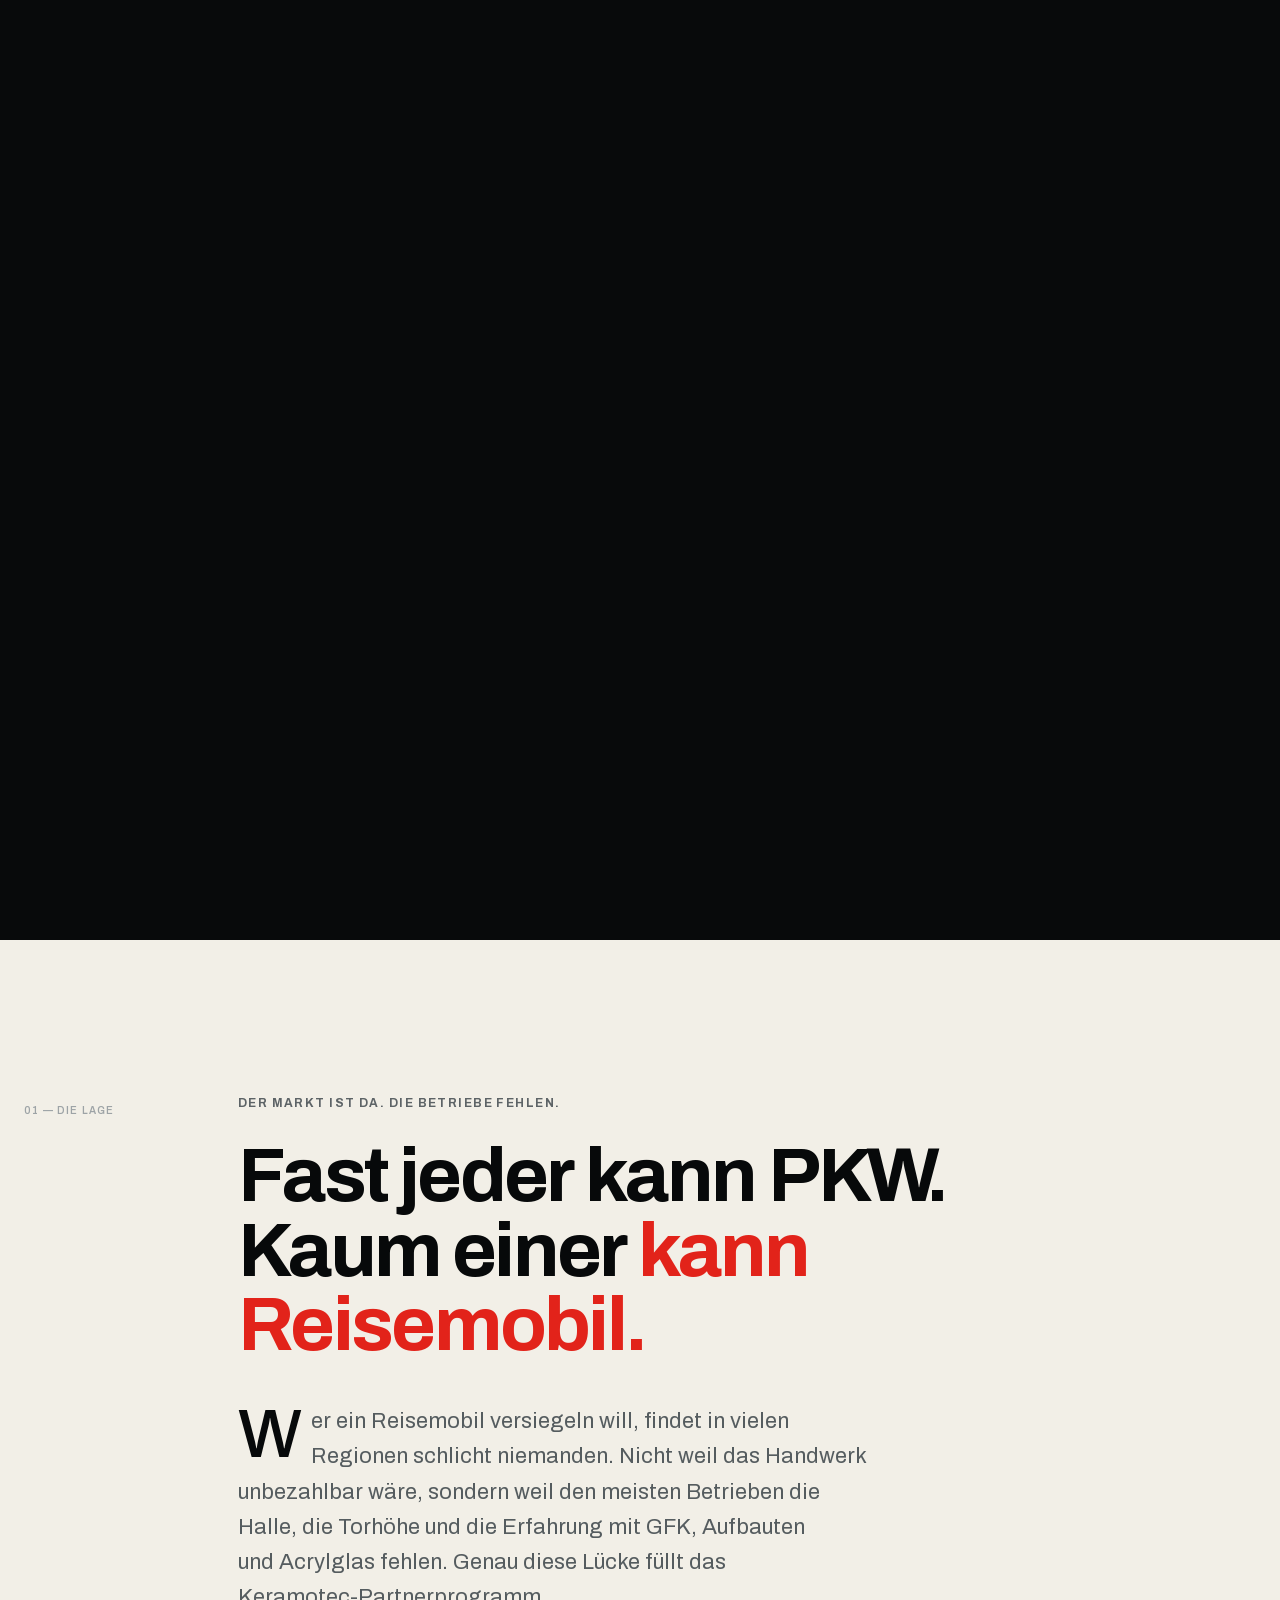
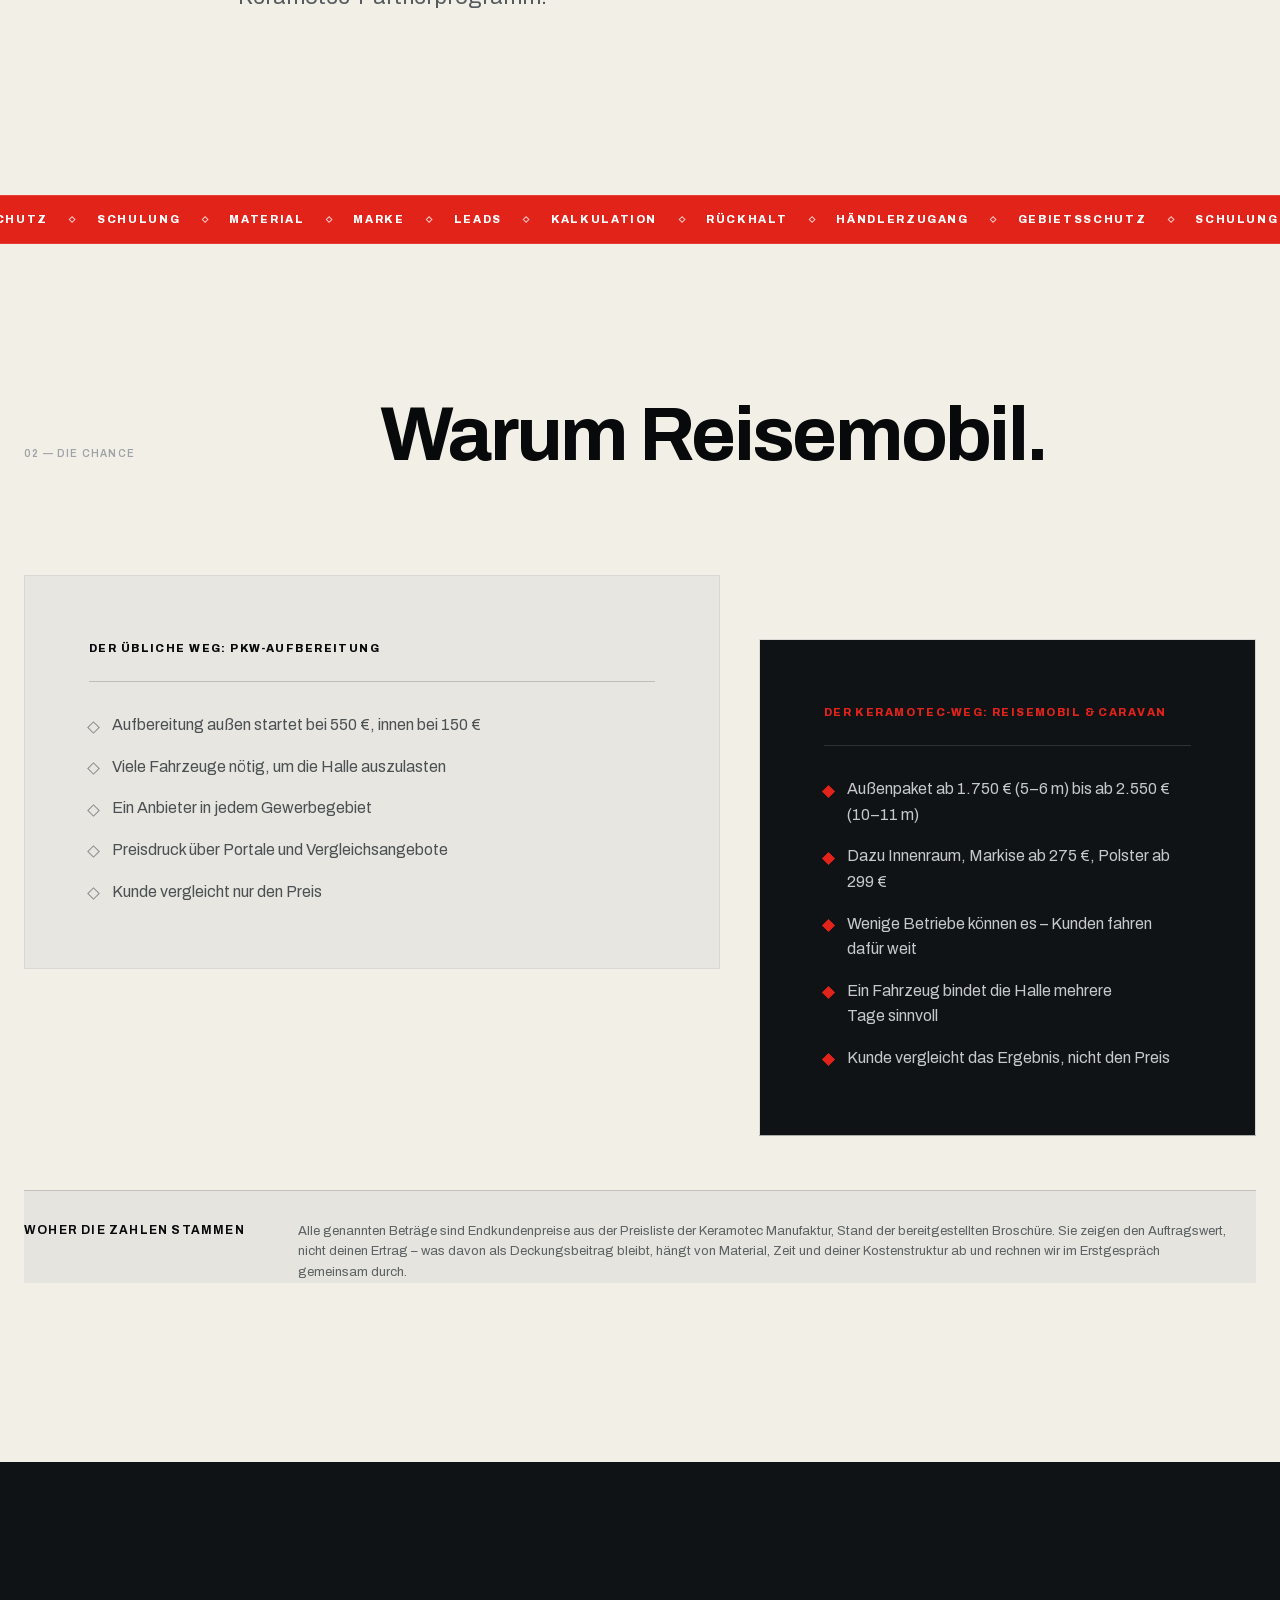
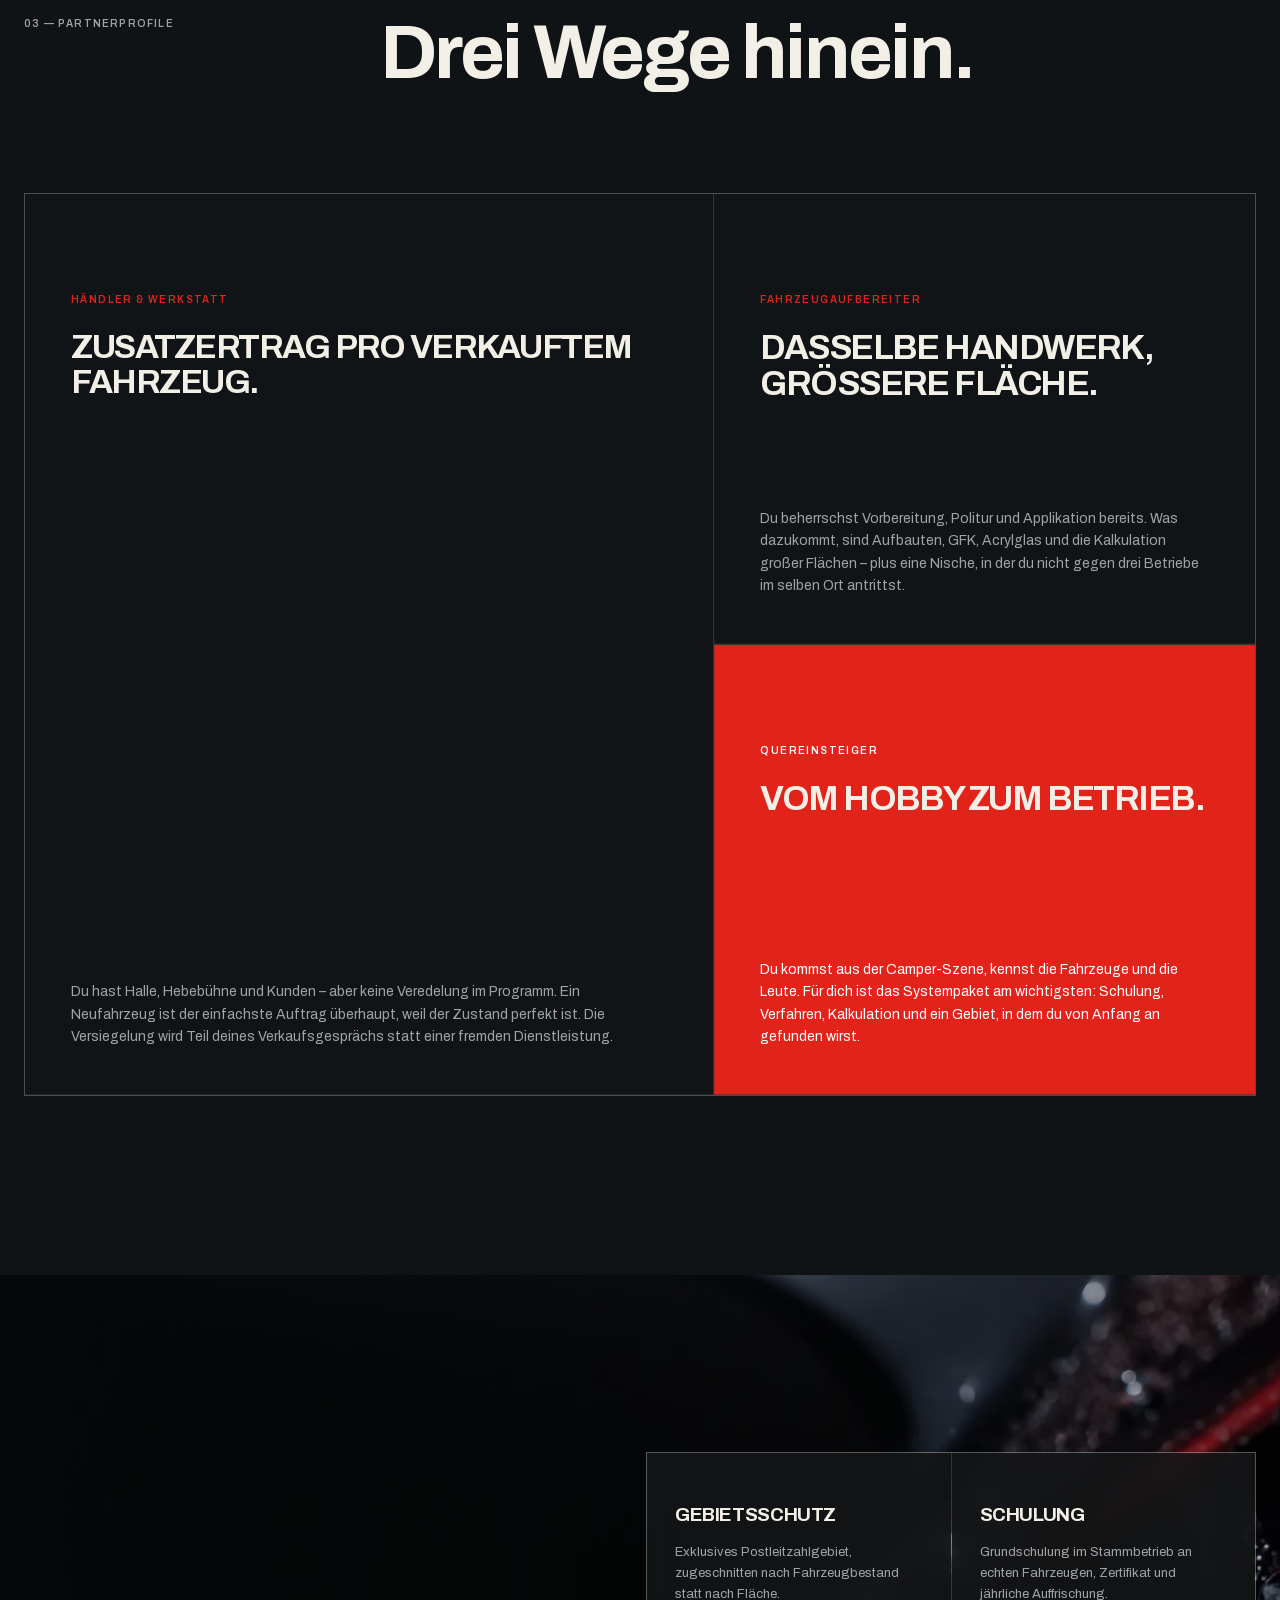
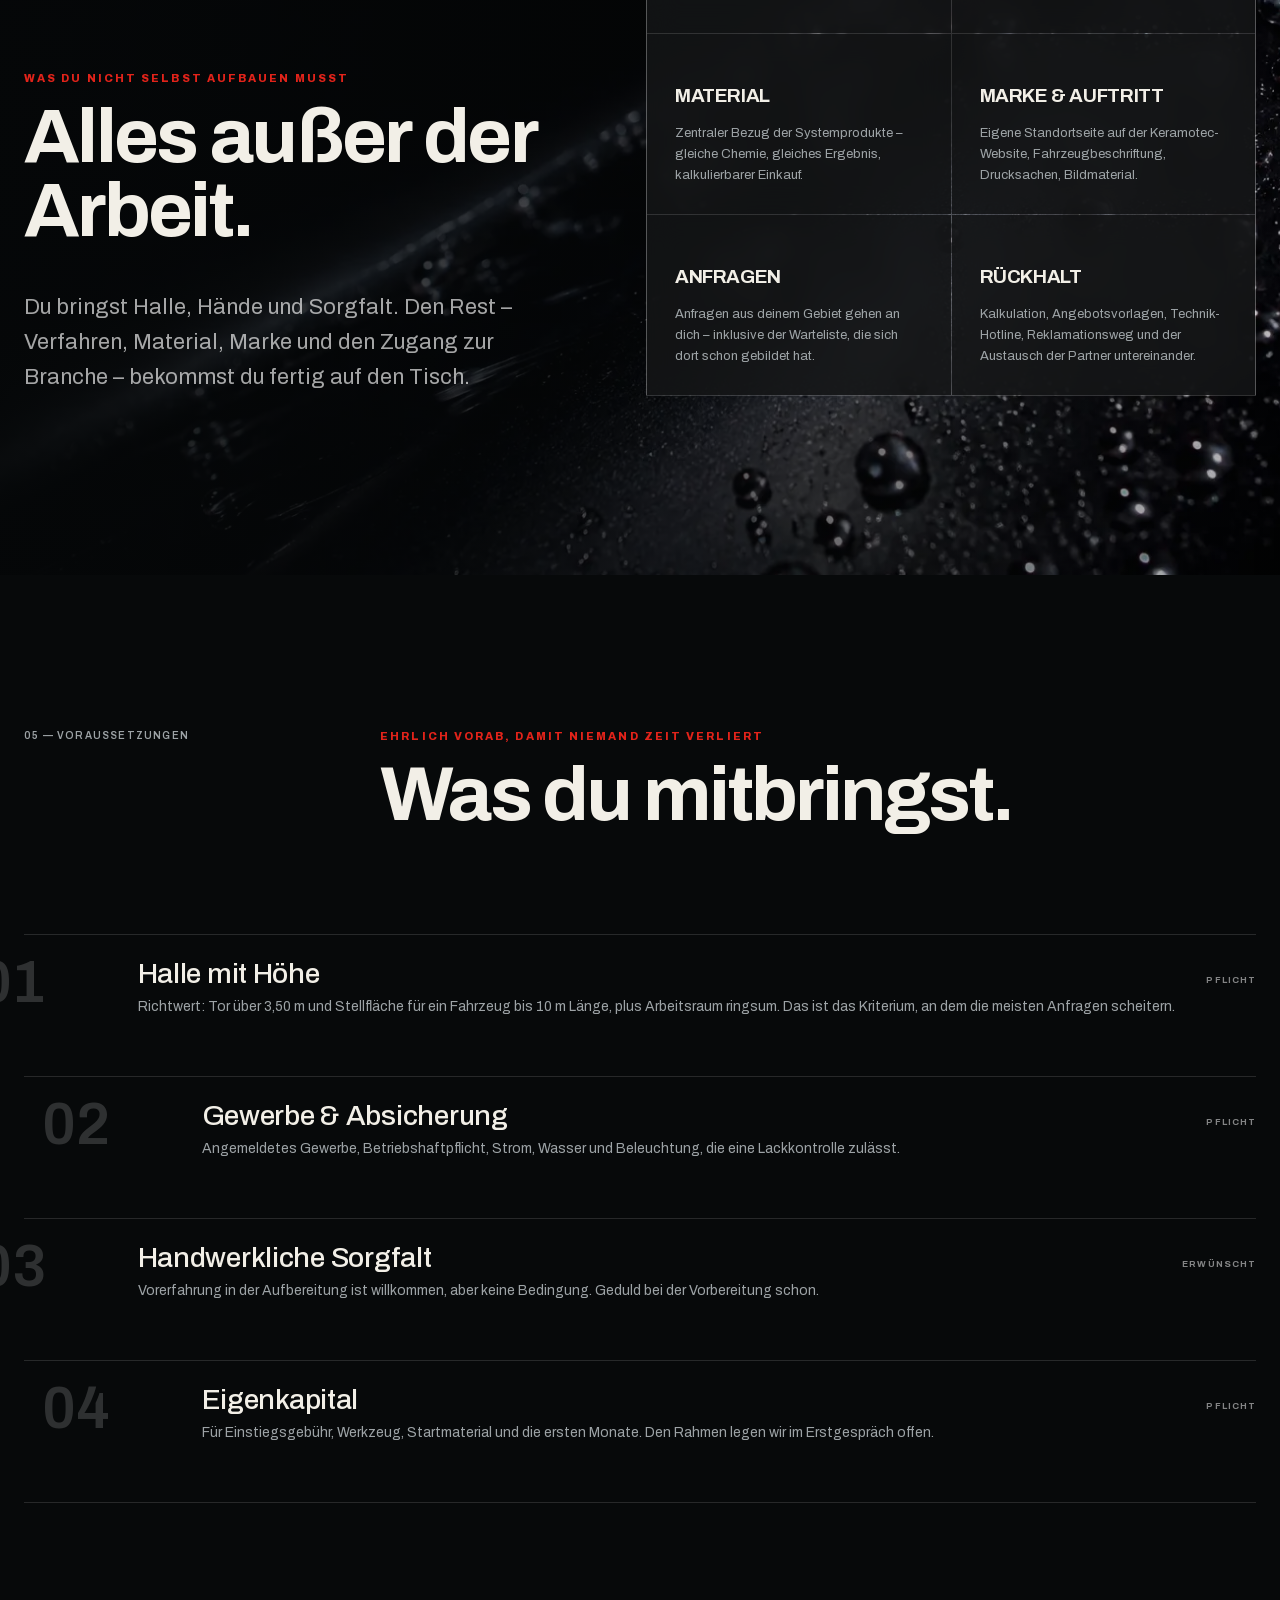
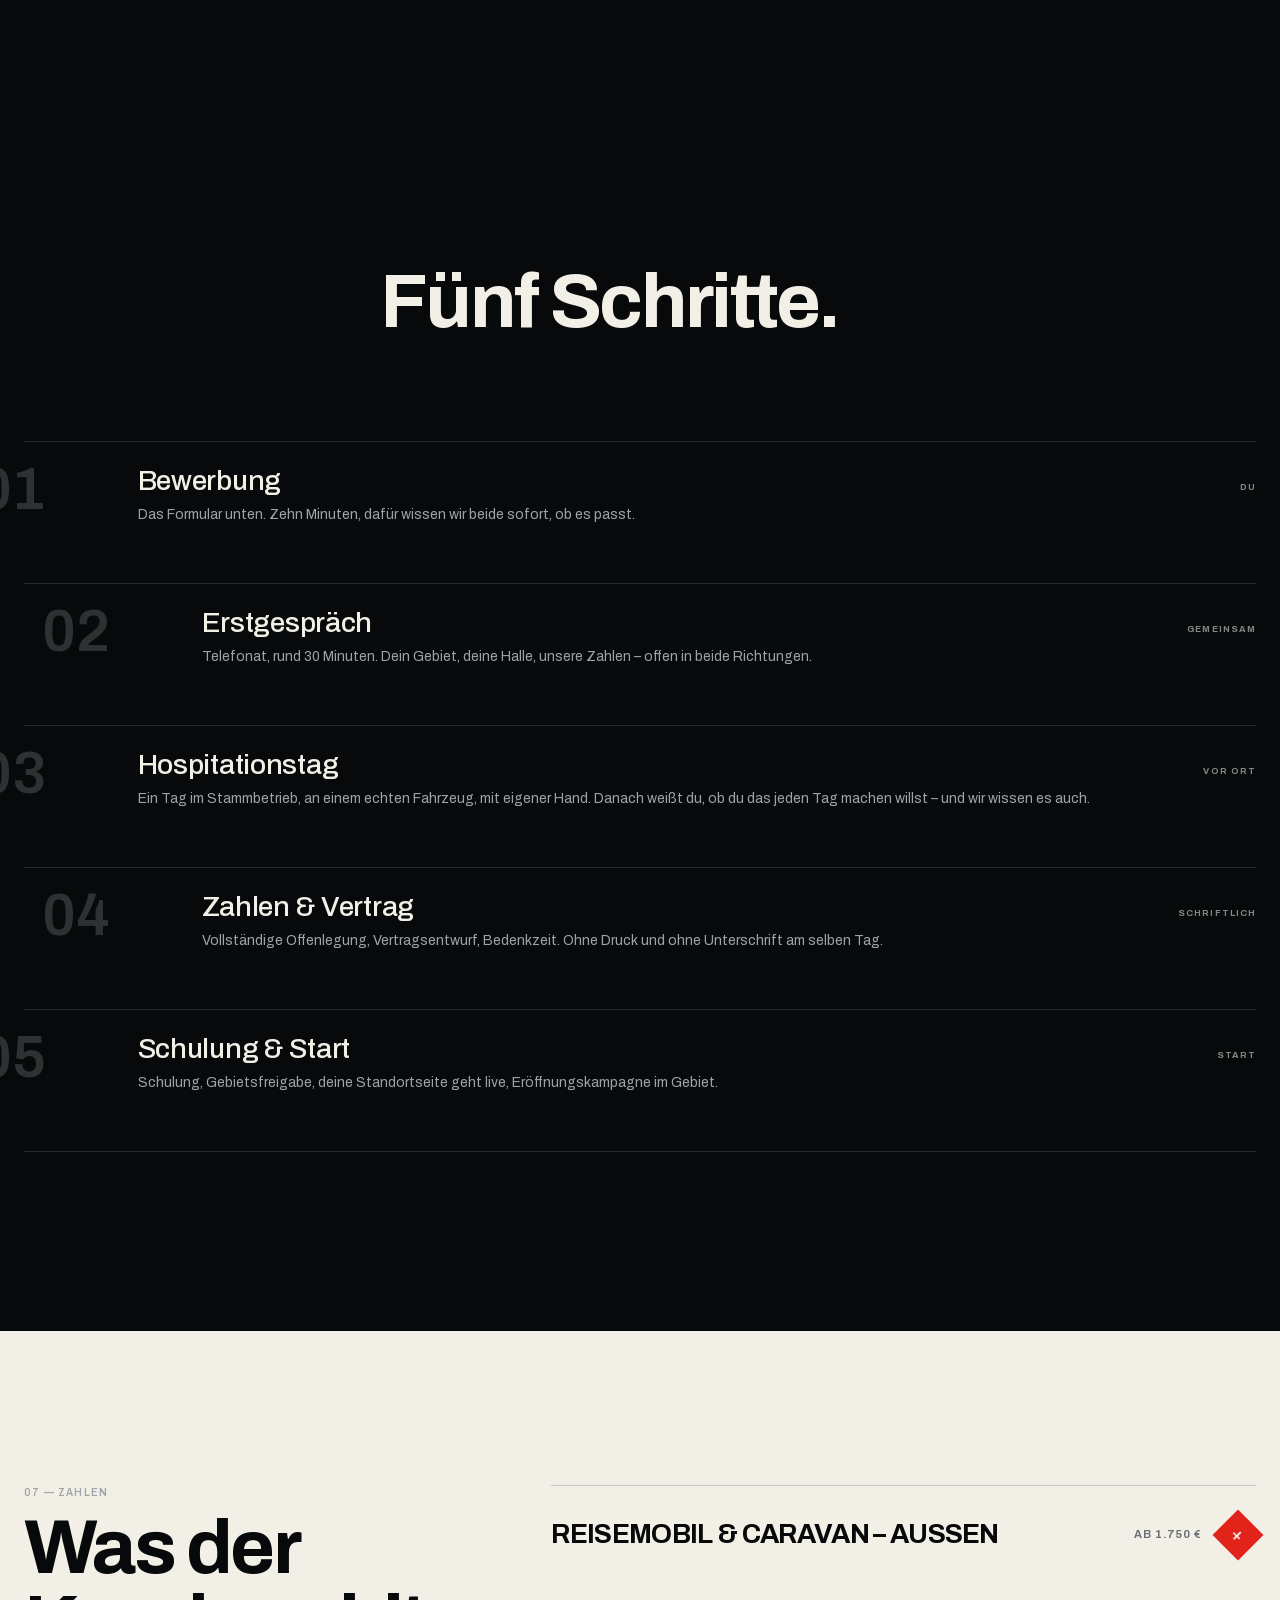
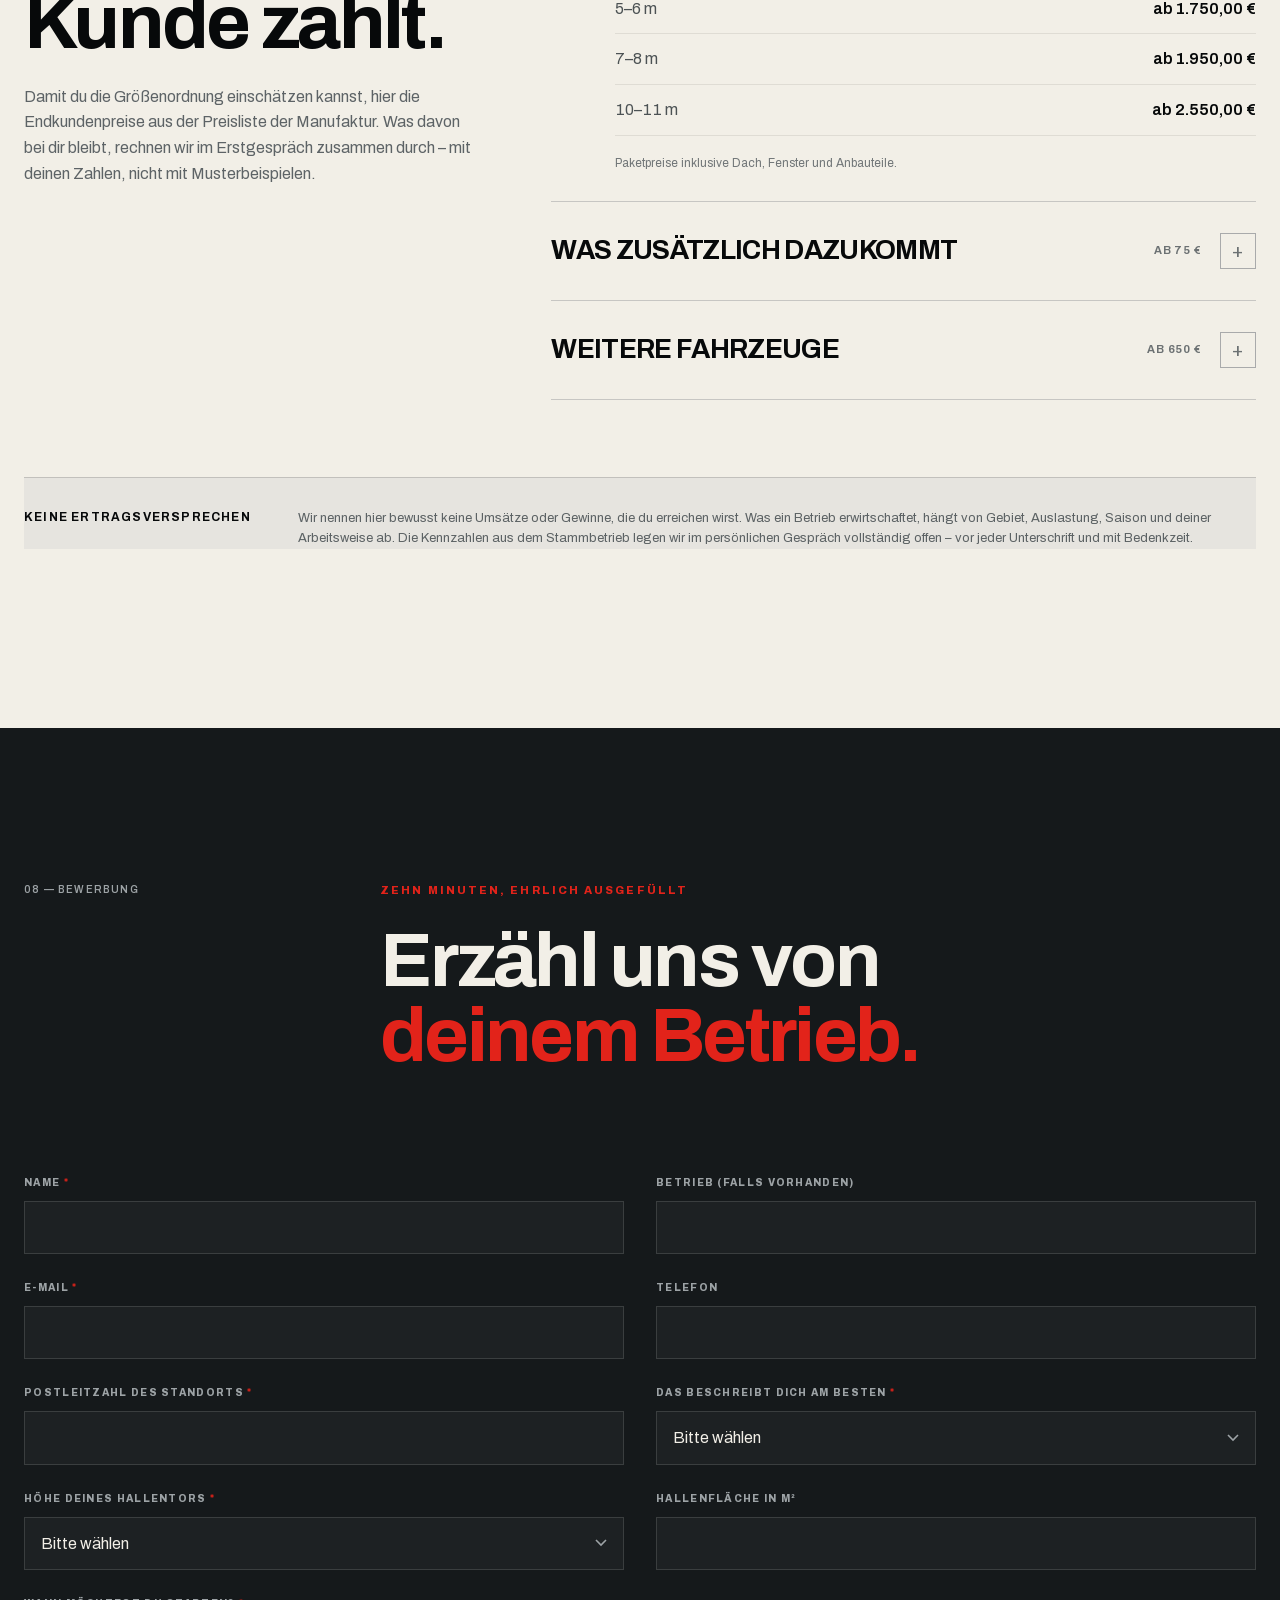
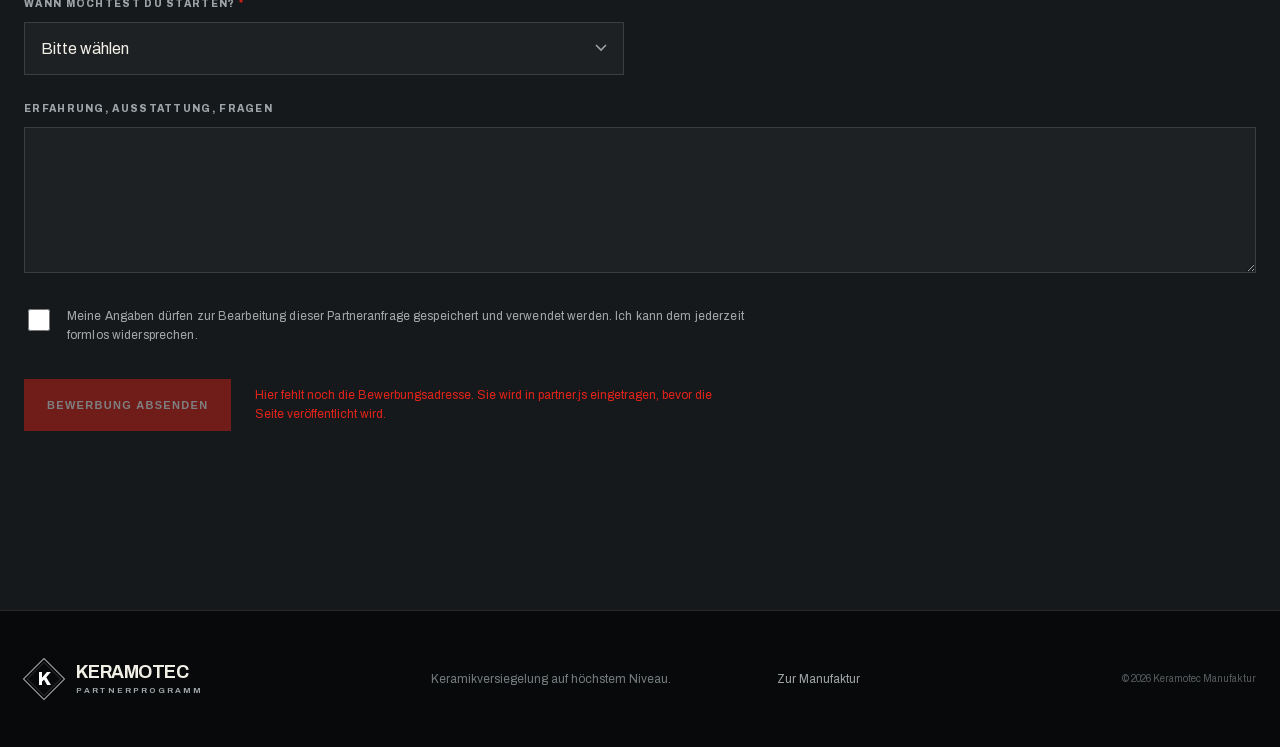
<file: partner.html>
<!doctype html>
<html lang="de">
  <head>
    <meta charset="UTF-8" />
    <meta name="viewport" content="width=device-width, initial-scale=1.0, viewport-fit=cover" />
    <meta
      name="description"
      content="Keramotec Partnerprogramm – Keramikversiegelung für Reisemobile und Caravans als Franchise. Für Wohnmobil-Händler, Fahrzeugaufbereiter und Quereinsteiger aus der Camper-Szene."
    />
    <meta name="theme-color" content="#07090a" />
    <meta property="og:type" content="website" />
    <meta property="og:site_name" content="Keramotec Manufaktur" />
    <meta property="og:title" content="Partner werden | Keramotec Manufaktur" />
    <meta property="og:description" content="Keramikversiegelung für Reisemobile als Partnerbetrieb – für Händler, Aufbereiter und Quereinsteiger." />
    <meta property="og:image" content="https://vanlifemum-boop.github.io/Keramotec/assets/keramotec-hero.webp" />
    <meta property="og:url" content="https://vanlifemum-boop.github.io/Keramotec/partner.html" />
    <meta property="og:locale" content="de_DE" />
    <meta name="twitter:card" content="summary_large_image" />
    <link rel="canonical" href="https://vanlifemum-boop.github.io/Keramotec/partner.html" />
    <title>Partner werden | Keramotec Manufaktur</title>
    <link
      rel="icon"
      href="data:image/svg+xml,%3Csvg xmlns='http://www.w3.org/2000/svg' viewBox='0 0 32 32'%3E%3Crect width='32' height='32' fill='%2307090a'/%3E%3Cpath d='M16 4l12 12-12 12L4 16z' fill='none' stroke='%23e2231a' stroke-width='2'/%3E%3Ctext x='16' y='21' font-family='Helvetica,Arial,sans-serif' font-size='13' font-weight='700' fill='%23fff' text-anchor='middle'%3EK%3C/text%3E%3C/svg%3E"
    />
    <!-- Schriften zuerst: sie bestimmen das Layout, Bilder nur die Flaeche. -->
    <link rel="preload" as="font" type="font/woff2" href="fonts/archivo.woff2" crossorigin />
    <link rel="preload" as="image" href="assets/keramotec-hero.webp" fetchpriority="high" />
    <link rel="stylesheet" href="styles.css" />
    <script>
      /* Layout-Weiche vor dem ersten Paint: nur wo Bewegung erwuenscht und
         Datenvolumen kein Thema ist, wird die Cinematic-Buehne aufgebaut. */
      (function () {
        var el = document.documentElement;
        // Ohne diese Klasse wird das Bewerbungsformular ausgeblendet — es
        // braucht JavaScript, um die Bewerbung ueberhaupt zu verschicken.
        el.classList.add("js");
        var reduced = window.matchMedia("(prefers-reduced-motion: reduce)").matches;
        var conn = navigator.connection || navigator.mozConnection || navigator.webkitConnection;
        var save = !!(conn && (conn.saveData || /2g/.test(conn.effectiveType || "")));
        el.classList.add(reduced || save ? "motion-off" : "js-cinematic");
      })();
    </script>
    <script src="vendor/lenis.min.js" defer></script>
    <script src="cinematic.js" defer></script>
    <script src="motion.js" defer></script>
    <script src="script.js" defer></script>
    <script src="partner.js" defer></script>
  </head>
  <body>
    <a class="skip-link" href="#inhalt">Zum Inhalt springen</a>
    <div class="film-grain" aria-hidden="true"></div>
    <div class="scroll-progress" aria-hidden="true"><span></span></div>

    <header class="site-header" data-header>
      <a class="brand" href="#top" aria-label="Keramotec Partnerprogramm – nach oben">
        <span class="brand-mark" aria-hidden="true">K</span>
        <span class="brand-type">
          <strong>Keramotec</strong>
          <small>Partnerprogramm</small>
        </span>
      </a>

      <button class="nav-toggle" type="button" aria-expanded="false" aria-controls="hauptnavigation">
        <span></span><span></span>
        <span class="sr-only">Navigation öffnen</span>
      </button>

      <nav id="hauptnavigation" class="main-nav" aria-label="Hauptnavigation">
        <a href="#chance">Die Chance</a>
        <a href="#system">Das System</a>
        <a href="#ablauf">Ablauf</a>
        <a href="index.html">Zur Manufaktur</a>
        <a href="#bewerbung" class="nav-cta">Jetzt bewerben</a>
      </nav>
    </header>

    <main id="inhalt">
      <!-- ===================== Cinematic-Buehne ===================== -->
      <section class="hero stage" id="top" aria-labelledby="hero-title">
        <div class="hero-sticky">
          <canvas class="stage-canvas" aria-hidden="true"></canvas>
          <div class="hero-backdrop" aria-hidden="true"></div>
          <div class="hero-shade" aria-hidden="true"></div>

          <div class="stage-beats">
            <div class="stage-beat shell" data-in="-0.12" data-out="0.46">
              <div class="hero-content">
                <p class="eyebrow hero-eyebrow">Partnerprogramm <span></span> Deutschlandweit</p>
                <h1 id="hero-title">Die Nische,<br /><em>die keiner bedient.</em></h1>
                <p class="hero-copy">
                  Keramikversiegelung für Reisemobile und Caravans. Wir suchen Betriebe, die dieses
                  Handwerk in ihrer Region übernehmen – mit Gebietsschutz, Schulung und Material aus
                  der Manufaktur.
                </p>
                <div class="hero-actions">
                  <a class="button button-primary" href="#bewerbung">Partner werden</a>
                  <a class="button button-ghost" href="#chance">Warum diese Nische</a>
                </div>
                <div class="hero-meta" aria-label="Kernleistungen des Systems">
                  <span>01 <b>Gebietsschutz</b></span>
                  <span>02 <b>Schulung</b></span>
                  <span>03 <b>Material</b></span>
                </div>
              </div>
            </div>

            <div class="stage-beat shell" data-in="0.44" data-out="0.76">
              <div class="hero-content">
                <p class="eyebrow">Der Markt</p>
                <p class="stage-headline">Große Flächen.<br /><em>Große Aufträge.</em></p>
                <p class="hero-copy">
                  Ein Reisemobil ist kein PKW mit mehr Blech. Es ist Dach, Aufbau, GFK,
                  Acrylglasfenster, Markise, Polster und Innenraum – Fläche, die bezahlt wird.
                </p>
              </div>
            </div>

            <div class="stage-beat shell" data-in="0.74">
              <div class="hero-content">
                <p class="eyebrow">Deine Rolle</p>
                <p class="stage-headline">Dein Gebiet.<br /><em>Dein Betrieb.</em></p>
                <p class="hero-copy">
                  Du arbeitest auf eigene Rechnung, in deiner Halle, mit deinem Namen im
                  Handelsregister. Was du dazubekommst, sind Marke, Verfahren und Zugang.
                </p>
                <div class="hero-actions">
                  <a class="button button-primary" href="#bewerbung">Jetzt bewerben</a>
                  <a class="button button-ghost" href="#ablauf">Ablauf ansehen</a>
                </div>
              </div>
            </div>
          </div>

          <a class="scroll-cue" href="#einstieg" aria-label="Weiter zum nächsten Abschnitt">
            <span>Entdecken</span><i aria-hidden="true"></i>
          </a>
        </div>
      </section>

      <!-- ===================== Statement ===================== -->
      <section class="statement section" id="einstieg">
        <div class="shell statement-grid">
          <p class="section-index" data-reveal>01 — Die Lage</p>
          <div>
            <p class="statement-kicker" data-reveal>Der Markt ist da. Die Betriebe fehlen.</p>
            <h2 class="display-copy" data-reveal>
              Fast jeder kann PKW.<br />Kaum einer <span>kann Reisemobil.</span>
            </h2>
            <p class="lead" data-reveal>
              Wer ein Reisemobil versiegeln will, findet in vielen Regionen schlicht niemanden.
              Nicht weil das Handwerk unbezahlbar wäre, sondern weil den meisten Betrieben die
              Halle, die Torhöhe und die Erfahrung mit GFK, Aufbauten und Acrylglas fehlen. Genau
              diese Lücke füllt das Keramotec-Partnerprogramm.
            </p>
          </div>
        </div>
      </section>

      <div class="service-ribbon" aria-label="Leistungen des Partnersystems">
        <div class="service-track">
          <span>Gebietsschutz</span><i></i><span>Schulung</span><i></i><span>Material</span><i></i>
          <span>Marke</span><i></i><span>Leads</span><i></i><span>Kalkulation</span><i></i>
          <span>Rückhalt</span><i></i><span>Händlerzugang</span><i></i>
          <span>Gebietsschutz</span><i></i><span>Schulung</span><i></i><span>Material</span><i></i>
          <span>Marke</span><i></i><span>Leads</span><i></i><span>Kalkulation</span><i></i>
          <span>Rückhalt</span><i></i><span>Händlerzugang</span><i></i>
        </div>
      </div>

      <!-- ===================== Die Chance ===================== -->
      <section class="comparison section" id="chance" aria-labelledby="chance-title">
        <div class="shell">
          <div class="section-head compact">
            <p class="section-index" data-reveal>02 — Die Chance</p>
            <h2 id="chance-title" data-reveal>Warum Reisemobil.</h2>
          </div>
          <div class="comparison-grid">
            <article class="comparison-card problem" data-reveal>
              <p>Der übliche Weg: PKW-Aufbereitung</p>
              <ul>
                <li>Aufbereitung außen startet bei 550 €, innen bei 150 €</li>
                <li>Viele Fahrzeuge nötig, um die Halle auszulasten</li>
                <li>Ein Anbieter in jedem Gewerbegebiet</li>
                <li>Preisdruck über Portale und Vergleichsangebote</li>
                <li>Kunde vergleicht nur den Preis</li>
              </ul>
            </article>
            <article class="comparison-card solution" data-reveal>
              <p>Der Keramotec-Weg: Reisemobil &amp; Caravan</p>
              <ul>
                <li>Außenpaket ab 1.750 € (5–6 m) bis ab 2.550 € (10–11 m)</li>
                <li>Dazu Innenraum, Markise ab 275 €, Polster ab 299 €</li>
                <li>Wenige Betriebe können es – Kunden fahren dafür weit</li>
                <li>Ein Fahrzeug bindet die Halle mehrere Tage sinnvoll</li>
                <li>Kunde vergleicht das Ergebnis, nicht den Preis</li>
              </ul>
            </article>
          </div>
          <div class="pricing-notice" data-reveal>
            <strong>Woher die Zahlen stammen</strong>
            <p>
              Alle genannten Beträge sind Endkundenpreise aus der Preisliste der Keramotec
              Manufaktur, Stand der bereitgestellten Broschüre. Sie zeigen den Auftragswert, nicht
              deinen Ertrag – was davon als Deckungsbeitrag bleibt, hängt von Material, Zeit und
              deiner Kostenstruktur ab und rechnen wir im Erstgespräch gemeinsam durch.
            </p>
          </div>
        </div>
      </section>

      <!-- ===================== Partnerprofile ===================== -->
      <section class="specialties section" id="profile" aria-labelledby="profile-title">
        <div class="shell">
          <div class="section-head">
            <p class="section-index" data-reveal>03 — Partnerprofile</p>
            <h2 id="profile-title" data-reveal>Drei Wege hinein.</h2>
          </div>
          <div class="specialty-grid">
            <article class="specialty-card" data-reveal>
              <span class="card-label">Händler &amp; Werkstatt</span>
              <h3>Zusatzertrag pro verkauftem Fahrzeug.</h3>
              <p>
                Du hast Halle, Hebebühne und Kunden – aber keine Veredelung im Programm. Ein
                Neufahrzeug ist der einfachste Auftrag überhaupt, weil der Zustand perfekt ist. Die
                Versiegelung wird Teil deines Verkaufsgesprächs statt einer fremden Dienstleistung.
              </p>
            </article>
            <article class="specialty-card" data-reveal>
              <span class="card-label">Fahrzeugaufbereiter</span>
              <h3>Dasselbe Handwerk, größere Fläche.</h3>
              <p>
                Du beherrschst Vorbereitung, Politur und Applikation bereits. Was dazukommt, sind
                Aufbauten, GFK, Acrylglas und die Kalkulation großer Flächen – plus eine Nische, in
                der du nicht gegen drei Betriebe im selben Ort antrittst.
              </p>
            </article>
            <article class="specialty-card specialty-red" data-reveal>
              <span class="card-label">Quereinsteiger</span>
              <h3>Vom Hobby zum Betrieb.</h3>
              <p>
                Du kommst aus der Camper-Szene, kennst die Fahrzeuge und die Leute. Für dich ist das
                Systempaket am wichtigsten: Schulung, Verfahren, Kalkulation und ein Gebiet, in dem
                du von Anfang an gefunden wirst.
              </p>
            </article>
          </div>
        </div>
      </section>

      <!-- ===================== Das System ===================== -->
      <section class="protection section" id="system" data-stage="surface" aria-labelledby="system-title">
        <div class="protection-image" aria-hidden="true"></div>
        <canvas class="protection-canvas" aria-hidden="true"></canvas>
        <div class="shell protection-grid">
          <div class="protection-copy">
            <p class="section-index" data-reveal>04 — Das System</p>
            <p class="eyebrow" data-reveal>Was du nicht selbst aufbauen musst</p>
            <h2 id="system-title" data-reveal>Alles außer der Arbeit.</h2>
            <p class="lead" data-reveal>
              Du bringst Halle, Hände und Sorgfalt. Den Rest – Verfahren, Material, Marke und den
              Zugang zur Branche – bekommst du fertig auf den Tisch.
            </p>
          </div>

          <div class="benefit-grid">
            <article data-reveal><h3>Gebietsschutz</h3><p>Exklusives Postleitzahlgebiet, zugeschnitten nach Fahrzeugbestand statt nach Fläche.</p></article>
            <article data-reveal><h3>Schulung</h3><p>Grundschulung im Stammbetrieb an echten Fahrzeugen, Zertifikat und jährliche Auffrischung.</p></article>
            <article data-reveal><h3>Material</h3><p>Zentraler Bezug der Systemprodukte – gleiche Chemie, gleiches Ergebnis, kalkulierbarer Einkauf.</p></article>
            <article data-reveal><h3>Marke &amp; Auftritt</h3><p>Eigene Standortseite auf der Keramotec-Website, Fahrzeugbeschriftung, Drucksachen, Bildmaterial.</p></article>
            <article data-reveal><h3>Anfragen</h3><p>Anfragen aus deinem Gebiet gehen an dich – inklusive der Warteliste, die sich dort schon gebildet hat.</p></article>
            <article data-reveal><h3>Rückhalt</h3><p>Kalkulation, Angebotsvorlagen, Technik-Hotline, Reklamationsweg und der Austausch der Partner untereinander.</p></article>
          </div>
        </div>
      </section>

      <!-- ===================== Voraussetzungen ===================== -->
      <section class="services section" id="voraussetzungen" aria-labelledby="voraussetzungen-title">
        <div class="shell">
          <div class="section-head">
            <p class="section-index" data-reveal>05 — Voraussetzungen</p>
            <div>
              <p class="eyebrow" data-reveal>Ehrlich vorab, damit niemand Zeit verliert</p>
              <h2 id="voraussetzungen-title" data-reveal>Was du mitbringst.</h2>
            </div>
          </div>

          <div class="service-list">
            <article class="service-row" data-reveal>
              <span class="service-number">01</span>
              <div>
                <h3>Halle mit Höhe</h3>
                <p>
                  Richtwert: Tor über 3,50 m und Stellfläche für ein Fahrzeug bis 10 m Länge, plus
                  Arbeitsraum ringsum. Das ist das Kriterium, an dem die meisten Anfragen scheitern.
                </p>
              </div>
              <span class="service-tag">Pflicht</span>
            </article>
            <article class="service-row" data-reveal>
              <span class="service-number">02</span>
              <div>
                <h3>Gewerbe &amp; Absicherung</h3>
                <p>Angemeldetes Gewerbe, Betriebshaftpflicht, Strom, Wasser und Beleuchtung, die eine Lackkontrolle zulässt.</p>
              </div>
              <span class="service-tag">Pflicht</span>
            </article>
            <article class="service-row" data-reveal>
              <span class="service-number">03</span>
              <div>
                <h3>Handwerkliche Sorgfalt</h3>
                <p>Vorerfahrung in der Aufbereitung ist willkommen, aber keine Bedingung. Geduld bei der Vorbereitung schon.</p>
              </div>
              <span class="service-tag">Erwünscht</span>
            </article>
            <article class="service-row" data-reveal>
              <span class="service-number">04</span>
              <div>
                <h3>Eigenkapital</h3>
                <p>Für Einstiegsgebühr, Werkzeug, Startmaterial und die ersten Monate. Den Rahmen legen wir im Erstgespräch offen.</p>
              </div>
              <span class="service-tag">Pflicht</span>
            </article>
          </div>
        </div>
      </section>

      <!-- ===================== Ablauf ===================== -->
      <section class="services section" id="ablauf" aria-labelledby="ablauf-title">
        <div class="shell">
          <div class="section-head">
            <p class="section-index" data-reveal>06 — Ablauf</p>
            <div>
              <p class="eyebrow" data-reveal>Von der Bewerbung bis zum ersten Fahrzeug</p>
              <h2 id="ablauf-title" data-reveal>Fünf Schritte.</h2>
            </div>
          </div>

          <div class="service-list">
            <article class="service-row" data-reveal>
              <span class="service-number">01</span>
              <div>
                <h3>Bewerbung</h3>
                <p>Das Formular unten. Zehn Minuten, dafür wissen wir beide sofort, ob es passt.</p>
              </div>
              <span class="service-tag">Du</span>
            </article>
            <article class="service-row" data-reveal>
              <span class="service-number">02</span>
              <div>
                <h3>Erstgespräch</h3>
                <p>Telefonat, rund 30 Minuten. Dein Gebiet, deine Halle, unsere Zahlen – offen in beide Richtungen.</p>
              </div>
              <span class="service-tag">Gemeinsam</span>
            </article>
            <article class="service-row" data-reveal>
              <span class="service-number">03</span>
              <div>
                <h3>Hospitationstag</h3>
                <p>
                  Ein Tag im Stammbetrieb, an einem echten Fahrzeug, mit eigener Hand. Danach weißt
                  du, ob du das jeden Tag machen willst – und wir wissen es auch.
                </p>
              </div>
              <span class="service-tag">Vor Ort</span>
            </article>
            <article class="service-row" data-reveal>
              <span class="service-number">04</span>
              <div>
                <h3>Zahlen &amp; Vertrag</h3>
                <p>Vollständige Offenlegung, Vertragsentwurf, Bedenkzeit. Ohne Druck und ohne Unterschrift am selben Tag.</p>
              </div>
              <span class="service-tag">Schriftlich</span>
            </article>
            <article class="service-row" data-reveal>
              <span class="service-number">05</span>
              <div>
                <h3>Schulung &amp; Start</h3>
                <p>Schulung, Gebietsfreigabe, deine Standortseite geht live, Eröffnungskampagne im Gebiet.</p>
              </div>
              <span class="service-tag">Start</span>
            </article>
          </div>
        </div>
      </section>

      <!-- ===================== Zahlen ===================== -->
      <section class="pricing section" id="zahlen" aria-labelledby="zahlen-title">
        <div class="shell pricing-shell">
          <div class="pricing-intro">
            <div>
              <p class="section-index" data-reveal>07 — Zahlen</p>
              <h2 id="zahlen-title" data-reveal>Was der Kunde zahlt.</h2>
            </div>
            <p data-reveal>
              Damit du die Größenordnung einschätzen kannst, hier die Endkundenpreise aus der
              Preisliste der Manufaktur. Was davon bei dir bleibt, rechnen wir im Erstgespräch
              zusammen durch – mit deinen Zahlen, nicht mit Musterbeispielen.
            </p>
          </div>

          <div class="price-groups">
            <details class="price-group" open data-reveal>
              <summary><span>Reisemobil &amp; Caravan – außen</span><small>ab 1.750 €</small></summary>
              <div class="price-table" role="table" aria-label="Außenpreise für Reisemobile und Caravans">
                <div role="row"><span role="cell">5–6 m</span><b role="cell">ab 1.750,00 €</b></div>
                <div role="row"><span role="cell">7–8 m</span><b role="cell">ab 1.950,00 €</b></div>
                <div role="row"><span role="cell">10–11 m</span><b role="cell">ab 2.550,00 €</b></div>
              </div>
              <p class="price-note">Paketpreise inklusive Dach, Fenster und Anbauteile.</p>
            </details>

            <details class="price-group" data-reveal>
              <summary><span>Was zusätzlich dazukommt</span><small>ab 75 €</small></summary>
              <div class="price-table" role="table" aria-label="Zusatzleistungen">
                <div role="row"><span role="cell">Polsterversiegelung Sitzgruppe</span><b role="cell">ab 299,00 €</b></div>
                <div role="row"><span role="cell">Markise Oberseite, 3–5 m</span><b role="cell">ab 275,00 €</b></div>
                <div role="row"><span role="cell">Bad: Waschbecken &amp; Duschtasse</span><b role="cell">ab 275,00 €</b></div>
                <div role="row"><span role="cell">Alufelgen reinigen &amp; versiegeln</span><b role="cell">55,00 € / Stück</b></div>
                <div role="row"><span role="cell">Acrylglasfenster aufbereiten</span><b role="cell">45,00 € / Stück</b></div>
                <div role="row"><span role="cell">Geruchsneutralisierung Wohnmobil</span><b role="cell">195,00 €</b></div>
              </div>
            </details>

            <details class="price-group" data-reveal>
              <summary><span>Weitere Fahrzeuge</span><small>ab 650 €</small></summary>
              <div class="price-table" role="table" aria-label="Preise für weitere Fahrzeuge">
                <div role="row"><span role="cell">Motorrad, Jetski oder Quad</span><b role="cell">ab 650,00 €</b></div>
                <div role="row"><span role="cell">PKW, SUV, Sportwagen oder Oldtimer</span><b role="cell">ab 1.350,00 €</b></div>
                <div role="row"><span role="cell">Fahrzeugaufbereitung außen</span><b role="cell">ab 550,00 €</b></div>
              </div>
            </details>
          </div>

          <div class="pricing-notice" data-reveal>
            <strong>Keine Ertragsversprechen</strong>
            <p>
              Wir nennen hier bewusst keine Umsätze oder Gewinne, die du erreichen wirst. Was ein
              Betrieb erwirtschaftet, hängt von Gebiet, Auslastung, Saison und deiner Arbeitsweise
              ab. Die Kennzahlen aus dem Stammbetrieb legen wir im persönlichen Gespräch vollständig
              offen – vor jeder Unterschrift und mit Bedenkzeit.
            </p>
          </div>
        </div>
      </section>

      <!-- ===================== Bewerbung ===================== -->
      <section class="contact section" id="bewerbung" aria-labelledby="bewerbung-title">
        <div class="shell">
          <div class="section-head">
            <p class="section-index" data-reveal>08 — Bewerbung</p>
            <div>
              <p class="eyebrow" data-reveal>Zehn Minuten, ehrlich ausgefüllt</p>
              <h2 id="bewerbung-title" data-reveal>Erzähl uns von<br /><span>deinem Betrieb.</span></h2>
            </div>
          </div>

          <form class="partner-form" data-partner-form novalidate data-reveal>
            <div class="form-grid">
              <p class="form-field">
                <label for="f-name">Name <span aria-hidden="true">*</span></label>
                <input id="f-name" name="Name" type="text" autocomplete="name" required />
              </p>
              <p class="form-field">
                <label for="f-betrieb">Betrieb (falls vorhanden)</label>
                <input id="f-betrieb" name="Betrieb" type="text" autocomplete="organization" />
              </p>
              <p class="form-field">
                <label for="f-mail">E-Mail <span aria-hidden="true">*</span></label>
                <input id="f-mail" name="E-Mail" type="email" autocomplete="email" required />
              </p>
              <p class="form-field">
                <label for="f-tel">Telefon</label>
                <input id="f-tel" name="Telefon" type="tel" autocomplete="tel" />
              </p>
              <p class="form-field">
                <label for="f-plz">Postleitzahl des Standorts <span aria-hidden="true">*</span></label>
                <input id="f-plz" name="Postleitzahl" type="text" inputmode="numeric" autocomplete="postal-code" required />
              </p>
              <p class="form-field">
                <label for="f-profil">Das beschreibt dich am besten <span aria-hidden="true">*</span></label>
                <select id="f-profil" name="Profil" required>
                  <option value="">Bitte wählen</option>
                  <option>Wohnmobil-Händler oder Werkstatt</option>
                  <option>Fahrzeugaufbereiter / Detailer</option>
                  <option>Quereinsteiger aus der Camper-Szene</option>
                  <option>Etwas anderes</option>
                </select>
              </p>
              <p class="form-field">
                <label for="f-tor">Höhe deines Hallentors <span aria-hidden="true">*</span></label>
                <select id="f-tor" name="Torhöhe" required>
                  <option value="">Bitte wählen</option>
                  <option>Über 3,50 m</option>
                  <option>3,00 bis 3,50 m</option>
                  <option>Unter 3,00 m</option>
                  <option>Noch keine Halle</option>
                </select>
              </p>
              <p class="form-field">
                <label for="f-flaeche">Hallenfläche in m²</label>
                <input id="f-flaeche" name="Hallenfläche" type="text" inputmode="numeric" />
              </p>
              <p class="form-field">
                <label for="f-start">Wann möchtest du starten? <span aria-hidden="true">*</span></label>
                <select id="f-start" name="Zeithorizont" required>
                  <option value="">Bitte wählen</option>
                  <option>So schnell wie möglich</option>
                  <option>In drei bis sechs Monaten</option>
                  <option>Innerhalb eines Jahres</option>
                  <option>Erst einmal nur informieren</option>
                </select>
              </p>
              <p class="form-field form-field-wide">
                <label for="f-text">Erfahrung, Ausstattung, Fragen</label>
                <textarea id="f-text" name="Nachricht" rows="5"></textarea>
              </p>
            </div>

            <p class="form-consent">
              <input id="f-ok" name="Einverständnis" type="checkbox" required />
              <label for="f-ok">
                Meine Angaben dürfen zur Bearbeitung dieser Partneranfrage gespeichert und
                verwendet werden. Ich kann dem jederzeit formlos widersprechen.
              </label>
            </p>

            <div class="form-actions">
              <button class="button button-primary" type="submit">Bewerbung absenden</button>
              <span class="form-hint" data-form-hint>
                Die Bewerbung wird als E-Mail vorbereitet und in deinem Mailprogramm geöffnet.
              </span>
            </div>
          </form>

          <noscript>
            <p class="form-hint form-hint-warn">
              Für das Bewerbungsformular wird JavaScript benötigt. Schreib uns ohne JavaScript
              bitte direkt eine E-Mail mit Name, Betrieb, Postleitzahl, Höhe deines Hallentors und
              deinem Zeithorizont.
            </p>
          </noscript>
        </div>
      </section>
    </main>

    <footer class="site-footer">
      <div class="shell footer-grid">
        <a class="brand footer-brand" href="#top" aria-label="Keramotec Partnerprogramm – nach oben">
          <span class="brand-mark" aria-hidden="true">K</span>
          <span class="brand-type"><strong>Keramotec</strong><small>Partnerprogramm</small></span>
        </a>
        <p>Keramikversiegelung auf höchstem Niveau.</p>
        <div><a href="index.html">Zur Manufaktur</a></div>
        <small>© <span data-year>2026</span> Keramotec Manufaktur</small>
      </div>
    </footer>

    <a class="mobile-call" href="#bewerbung">Partner werden <span aria-hidden="true">→</span></a>
  </body>
</html>
</file>
<file: styles.css>
/* ============ Schriften ============
   Selbst gehostet (fonts/), kein Aufruf an Google beim Seitenbesuch.
   Eine einzige Schrift fuer alles: Archivo, eine schlichte Grotesk. Die
   Hierarchie kommt ueber Groesse und Gewicht, nicht ueber einen Schriftwechsel.
   Zuvor standen hier nacheinander Bodoni und Fraunces — beide waren dem
   Auftraggeber zu verspielt beziehungsweise zu schwer zu lesen. */
@font-face {
  font-family: "Archivo";
  src: url("fonts/archivo.woff2") format("woff2");
  font-weight: 400 800;
  font-style: normal;
  font-display: swap;
}

/* Ersatzschriften auf die Breite der echten Schrift gebracht (gemessen im
   Browser: Archivo laeuft 0,8 % schmaler als Helvetica). Ohne das springt das
   Layout beim Nachladen der Schrift. */
@font-face {
  font-family: "Archivo Ersatz";
  src: local("Helvetica Neue"), local("Arial"), local("Liberation Sans"), local("DejaVu Sans");
  size-adjust: 99.2%;
}

:root {
  --ink: #07090a;
  --ink-soft: #101315;
  --panel: #15191b;
  --line: rgba(255, 255, 255, 0.13);
  --line-strong: rgba(255, 255, 255, 0.25);
  --paper: #f2efe7;
  --muted: #9da3a6;
  --red: #e2231a;
  --red-dark: #a8130d;
  --silver: #dfe3e4;
  --panel-2: #1b2022;
  /* Schatten tragen den Farbton des Hintergrunds, nicht reines Schwarz. */
  --shadow: 0 30px 90px rgba(4, 8, 11, 0.55);
  --font-display: var(--font-text);
  --font-text: "Archivo", "Archivo Ersatz", "Helvetica Neue", Arial, sans-serif;
  /* Saubere Ebenen-Skala statt gewachsener Einzelwerte. */
  --z-below: -1;
  --z-base: 1;
  --z-frame: 6;
  --z-grain: 60;
  --z-nav: 90;
  --z-header: 100;
  --z-bar: 150;
  --z-progress: 200;
  --z-skip: 1000;
  /* 100% statt 100vw: 100vw schliesst die Scrollbar ein und erzeugt sonst auf
     dem Desktop einen horizontalen Ueberhang. */
  --shell: min(1240px, calc(100% - 48px));
  --gutter: max(24px, calc((100% - 1240px) / 2));
  /* Hoehe der Cinematic-Buehne: pro Geraeteklasse kuerzer, damit man sich auf
     dem Handy nicht durch fuenf Bildschirme Hero scrollt. */
  --stage-height: 460vh;
  --safe-bottom: env(safe-area-inset-bottom, 0px);
  --safe-left: env(safe-area-inset-left, 0px);
  --safe-right: env(safe-area-inset-right, 0px);
  --ease: cubic-bezier(0.16, 1, 0.3, 1);
}

* {
  box-sizing: border-box;
}

html {
  scroll-behavior: smooth;
  background: var(--ink);
  overflow-x: hidden;
  /* clip statt hidden, wo verfuegbar: hidden macht den Body zum Scroll-
     Container und bringt position: sticky ins Wanken. */
  overflow-x: clip;
}

body {
  margin: 0;
  overflow-x: hidden;
  overflow-x: clip;
  background: var(--ink);
  color: var(--paper);
  font-family: var(--font-text);
  font-size: 16px;
  font-synthesis-weight: none;
  line-height: 1.6;
  text-rendering: optimizeLegibility;
}

body.nav-open {
  overflow: hidden;
}

html.has-lenis {
  scroll-behavior: auto;
}

::selection {
  background: var(--red);
  color: #fff;
}

a {
  color: inherit;
  text-decoration: none;
}

button,
a {
  -webkit-tap-highlight-color: transparent;
}

button:focus-visible,
a:focus-visible,
summary:focus-visible {
  outline: 2px solid #fff;
  outline-offset: 5px;
}

h1,
h2,
h3,
p {
  margin-top: 0;
}

/* Fliesstext: keine Schusterjungen, keine einzeln haengenden Woerter. */
p,
li {
  text-wrap: pretty;
}

p,
li,
address,
summary,
.price-table > div {
  overflow-wrap: break-word;
}

address {
  font-style: normal;
}

.shell {
  width: var(--shell);
  margin-inline: auto;
}

.sr-only {
  position: absolute;
  width: 1px;
  height: 1px;
  padding: 0;
  margin: -1px;
  overflow: hidden;
  clip: rect(0, 0, 0, 0);
  white-space: nowrap;
  border: 0;
}

.skip-link {
  position: fixed;
  top: 16px;
  left: 16px;
  z-index: var(--z-skip);
  transform: translateY(-180%);
  padding: 12px 18px;
  background: #fff;
  color: #000;
  font-weight: 700;
  transition: transform 180ms ease;
}

.skip-link:focus {
  transform: translateY(0);
}

.film-grain {
  position: fixed;
  inset: 0;
  z-index: var(--z-grain);
  pointer-events: none;
  opacity: 0.025;
  background-image: url("data:image/svg+xml,%3Csvg viewBox='0 0 160 160' xmlns='http://www.w3.org/2000/svg'%3E%3Cfilter id='n'%3E%3CfeTurbulence type='fractalNoise' baseFrequency='.88' numOctaves='3' stitchTiles='stitch'/%3E%3C/filter%3E%3Crect width='100%25' height='100%25' filter='url(%23n)' opacity='.9'/%3E%3C/svg%3E");
}

.scroll-progress {
  position: fixed;
  inset: 0 0 auto;
  z-index: var(--z-progress);
  height: 2px;
  background: rgba(255, 255, 255, 0.08);
}

.scroll-progress span {
  display: block;
  width: 100%;
  height: 100%;
  transform: scaleX(0);
  transform-origin: left;
  background: var(--red);
}

.site-header {
  position: fixed;
  inset: 2px 0 auto;
  z-index: var(--z-header);
  display: flex;
  align-items: center;
  justify-content: space-between;
  height: 90px;
  padding-inline: max(var(--gutter), var(--safe-left)) max(var(--gutter), var(--safe-right));
  border-bottom: 1px solid transparent;
  transition: height 320ms var(--ease), background-color 320ms ease, border-color 320ms ease,
    backdrop-filter 320ms ease;
}

.site-header.is-scrolled {
  height: 72px;
  background: rgba(7, 9, 10, 0.83);
  border-color: var(--line);
  backdrop-filter: blur(18px);
}

.brand {
  display: inline-flex;
  align-items: center;
  gap: 12px;
  /* 44 px Mindesthoehe: sichere Trefferflaeche fuer den Daumen. */
  min-height: 44px;
  min-width: max-content;
}

.brand-mark {
  position: relative;
  display: grid;
  place-items: center;
  width: 40px;
  aspect-ratio: 1;
  color: #fff;
  font-size: 18px;
  font-weight: 800;
  line-height: 1;
}

.brand-mark::before,
.brand-mark::after {
  content: "";
  position: absolute;
  transform: rotate(45deg);
  border: 1px solid rgba(255, 255, 255, 0.66);
}

.brand-mark::before {
  inset: 5px;
}

.brand-mark::after {
  inset: 4px;
  transform: rotate(45deg) scale(0.76);
  border: 1px solid rgba(255, 255, 255, 0.22);
}

.brand-type {
  display: flex;
  flex-direction: column;
  line-height: 1;
  text-transform: uppercase;
}

.brand-type strong {
  font-size: 18px;
  letter-spacing: -0.03em;
}

.brand-type small {
  margin-top: 6px;
  color: var(--muted);
  font-size: 8px;
  font-weight: 700;
  letter-spacing: 0.27em;
}

.main-nav {
  display: flex;
  align-items: center;
  gap: clamp(18px, 2.3vw, 34px);
}

.main-nav > a {
  position: relative;
  color: rgba(255, 255, 255, 0.74);
  font-size: 12px;
  font-weight: 700;
  letter-spacing: 0.08em;
  text-transform: uppercase;
  transition: color 180ms ease;
}

.main-nav > a:not(.nav-cta)::after {
  content: "";
  position: absolute;
  right: 0;
  bottom: -8px;
  left: 0;
  height: 1px;
  transform: scaleX(0);
  transform-origin: right;
  background: var(--red);
  transition: transform 260ms var(--ease);
}

.main-nav > a:hover,
.main-nav > a[aria-current="page"] {
  color: #fff;
}

.main-nav > a[aria-current="page"]:not(.nav-cta)::after {
  transform: scaleX(1);
  transform-origin: left;
  background: var(--line-strong);
}

.main-nav > a:hover::after {
  transform: scaleX(1);
  transform-origin: left;
}

.nav-cta {
  padding: 12px 17px;
  border: 1px solid var(--line-strong);
}

.nav-toggle {
  display: none;
  width: 44px;
  height: 44px;
  padding: 13px 10px;
  border: 0;
  background: transparent;
}

.nav-toggle > span:not(.sr-only) {
  display: block;
  width: 100%;
  height: 1px;
  margin: 6px 0;
  background: #fff;
  transition: transform 240ms ease;
}

/* ============ Cinematic-Buehne (scroll-cinematic) ============
   Die Sektion wird nur mit aktiver Engine zur langen Scroll-Buehne. Ohne
   JavaScript, bei prefers-reduced-motion oder Datensparen bleibt es ein
   normales Hero mit Hintergrundbild und untereinander stehenden Textbloecken. */
.hero {
  position: relative;
  background: #080a0b;
}

.js-cinematic .hero {
  height: var(--stage-height);
}

.hero-sticky {
  position: relative;
  display: flex;
  flex-direction: column;
  justify-content: center;
  min-height: 100svh;
  overflow: hidden;
  isolation: isolate;
}

.js-cinematic .hero-sticky {
  position: sticky;
  top: 0;
  height: 100svh;
}

.hero-sticky::before,
.hero-sticky::after {
  content: "";
  position: absolute;
  z-index: 5;
  right: 0;
  left: 0;
  height: clamp(10px, 1.3vw, 22px);
  background: #050607;
}

.hero-sticky::before {
  top: 0;
}

.hero-sticky::after {
  bottom: 0;
}

.stage-canvas,
.protection-canvas {
  position: absolute;
  inset: 0;
  display: none;
  width: 100%;
  height: 100%;
}

.stage-canvas {
  z-index: -3;
}

.protection-canvas {
  z-index: -2;
}

.js-cinematic .stage-canvas,
.js-cinematic .protection-canvas {
  display: block;
}

/* Mit Canvas uebernimmt dieser die Bildflaeche; das CSS-Hintergrundbild ist
   der Fallback fuer alle anderen Faelle. */
.js-cinematic .hero-backdrop,
.js-cinematic .protection-image {
  display: none;
}

.hero-backdrop {
  position: absolute;
  z-index: -3;
  inset: -5%;
  transform: translate3d(0, var(--hero-shift, 0px), 0) scale(1.05);
  background-image: url("assets/keramotec-hero.webp");
  background-position: center;
  background-size: cover;
  filter: saturate(0.87) contrast(1.05);
  will-change: transform;
}

.hero-shade {
  position: absolute;
  z-index: -2;
  inset: 0;
  background:
    linear-gradient(90deg, rgba(5, 7, 8, 0.98) 0%, rgba(5, 7, 8, 0.88) 30%, rgba(5, 7, 8, 0.26) 67%, rgba(5, 7, 8, 0.38) 100%),
    linear-gradient(0deg, rgba(5, 7, 8, 0.75) 0%, transparent 42%);
}

.stage-beats {
  position: relative;
  z-index: 1;
  width: 100%;
}

/* Ohne Engine: Beats stehen untereinander, kein Inhalt geht verloren. */
.stage-beat + .stage-beat {
  border-top: 1px solid var(--line);
}

.stage-beat {
  padding-block: 96px;
}

.stage-beat:first-child {
  padding-block: 132px 96px;
}

/* Mit Engine: Beats liegen deckungsgleich uebereinander und werden vom
   Scroll-Fortschritt ein- und ausgeblendet. */
.js-cinematic .stage-beats {
  display: grid;
  grid-template-columns: minmax(0, 1fr);
}

.js-cinematic .stage-beat {
  grid-area: 1 / 1;
  min-width: 0;
  align-self: center;
  padding-block: 150px 108px;
  border-top: 0;
  opacity: 0;
  will-change: opacity, transform;
}

.js-cinematic .stage-beat:first-child {
  opacity: 1;
}

.hero-content {
  display: flex;
  flex-direction: column;
  justify-content: center;
}

.stage-headline {
  margin: 12px 0 0;
  font-size: clamp(44px, 7vw, 108px);
  text-wrap: balance;
}

.eyebrow {
  color: var(--red);
  font-size: 11px;
  font-weight: 800;
  letter-spacing: 0.19em;
  text-transform: uppercase;
}

.hero-eyebrow {
  display: flex;
  align-items: center;
  gap: 13px;
  margin-bottom: 24px;
  color: #fff;
  animation: rise-in 900ms 160ms var(--ease) both;
}

.hero-eyebrow span {
  width: 32px;
  height: 1px;
  background: var(--red);
}

.hero h1,
.section h2,
.stage-headline,
.display-copy {
  margin-bottom: 0;
  font-family: var(--font-display);
  /* Eine Didone braucht Luft: weniger negative Laufweite und mehr Zeilenhoehe
     als eine Grotesk, sonst kleben die Haarstriche aneinander. */
  font-weight: 700;
  letter-spacing: -0.035em;
  line-height: 0.95;
  text-transform: none;
}

.hero h1 {
  max-width: 790px;
  margin-top: 0;
  font-size: clamp(52px, 8.6vw, 132px);
  text-wrap: balance;
  animation: rise-in 1s 260ms var(--ease) both;
}

.hero h1 em,
.stage-headline em {
  color: transparent;
  font-style: normal;
  /* Kraeftigere Kontur: bei der duennen Didone war sie kaum zu sehen. */
  -webkit-text-stroke: 1.5px rgba(255, 255, 255, 0.72);
}

.hero-copy {
  max-width: 540px;
  margin: 32px 0 0;
  color: rgba(255, 255, 255, 0.72);
  font-size: clamp(16px, 1.5vw, 20px);
  animation: rise-in 1s 380ms var(--ease) both;
}

.hero-actions,
.contact-actions {
  display: flex;
  flex-wrap: wrap;
  gap: 12px;
  margin-top: 38px;
}

.hero-actions {
  animation: rise-in 1s 470ms var(--ease) both;
}

.button {
  position: relative;
  display: inline-flex;
  align-items: center;
  justify-content: center;
  min-height: 52px;
  padding: 14px 22px;
  overflow: hidden;
  border: 1px solid transparent;
  font-size: 11px;
  font-weight: 800;
  letter-spacing: 0.12em;
  text-transform: uppercase;
  transition: color 260ms ease, border-color 260ms ease, background 260ms ease,
    transform 260ms var(--ease);
}

.button:hover {
  transform: translateY(-2px);
}

/* Haptik: der Knopf gibt beim Druecken nach. */
.button:active,
.nav-cta:active,
.price-group summary:active {
  transform: translateY(0) scale(0.985);
  transition-duration: 90ms;
}

.button-primary {
  background: var(--red);
  color: #fff;
}

.button-primary:hover {
  background: #ff2b20;
}

.button-ghost {
  border-color: rgba(255, 255, 255, 0.35);
  background: rgba(7, 9, 10, 0.18);
  color: #fff;
  backdrop-filter: blur(6px);
}

.button-ghost:hover {
  border-color: #fff;
}

.hero-meta {
  display: flex;
  gap: clamp(20px, 5vw, 74px);
  margin-top: clamp(60px, 9vh, 110px);
  color: rgba(255, 255, 255, 0.4);
  font-family: var(--font-text);
  font-variant-numeric: tabular-nums;
  font-weight: 600;
  font-size: 9px;
  letter-spacing: 0.08em;
  animation: rise-in 1s 560ms var(--ease) both;
}

.hero-meta span {
  display: flex;
  gap: 10px;
}

.hero-meta b {
  color: rgba(255, 255, 255, 0.85);
  font-family: var(--font-text);
  font-size: 10px;
  letter-spacing: 0.11em;
  text-transform: uppercase;
}

.scroll-cue {
  position: absolute;
  right: max(var(--gutter), var(--safe-right));
  bottom: max(50px, var(--safe-bottom));
  z-index: 6;
  display: flex;
  align-items: center;
  gap: 13px;
  color: rgba(255, 255, 255, 0.62);
  font-size: 9px;
  font-weight: 800;
  letter-spacing: 0.18em;
  text-transform: uppercase;
  writing-mode: vertical-rl;
}

.scroll-cue i {
  position: relative;
  display: block;
  width: 1px;
  height: 58px;
  overflow: hidden;
  background: rgba(255, 255, 255, 0.26);
}

.scroll-cue i::after {
  content: "";
  position: absolute;
  inset: 0;
  transform: translateY(-100%);
  background: #fff;
  animation: scroll-line 1.8s ease-in-out infinite;
}

.section {
  position: relative;
  padding-block: clamp(96px, 12vw, 180px) clamp(112px, 14vw, 210px);
}

/* Sprungziele nicht unter den fixen Header laufen lassen. */
section[id],
main[id] {
  scroll-margin-top: 96px;
}

@media (max-width: 680px) {
  section[id],
  main[id] {
    scroll-margin-top: 74px;
  }
}

.section-index {
  color: var(--muted);
  font-family: var(--font-text);
  font-variant-numeric: tabular-nums;
  font-weight: 600;
  font-size: 10px;
  letter-spacing: 0.12em;
  text-transform: uppercase;
}

.statement {
  background: var(--paper);
  color: var(--ink);
}

.statement-grid,
.section-head,
.craft-grid,
.contact-grid {
  display: grid;
  grid-template-columns: minmax(160px, 0.7fr) minmax(0, 2.3fr);
  gap: clamp(36px, 7vw, 120px);
}

.statement-grid > *,
.section-head > *,
.craft-grid > *,
.contact-grid > *,
.protection-grid > *,
.pricing-intro > * {
  min-width: 0;
}

.statement-kicker {
  margin-bottom: 26px;
  color: #5d6366;
  font-size: 12px;
  font-weight: 700;
  letter-spacing: 0.12em;
  text-transform: uppercase;
}

.display-copy {
  font-size: clamp(40px, 6vw, 96px);
}

/* :not(.mw) ist noetig: motion.js verpackt jedes Wort in <span class="mw">.
   Ohne den Ausschluss faerbt diese Regel die komplette Zeile rot statt nur
   den gesetzten Akzent. */
.display-copy > span:not(.mw),
.contact h2 > span:not(.mw) {
  color: var(--red);
}

.lead {
  max-width: 650px;
  margin: 42px 0 0;
  color: #555c5f;
  font-size: clamp(17px, 1.8vw, 22px);
  line-height: 1.6;
}

.service-ribbon {
  width: 100%;
  overflow: hidden;
  border-block: 1px solid rgba(255, 255, 255, 0.12);
  background: var(--red);
  color: #fff;
}

.service-track {
  display: flex;
  align-items: center;
  width: max-content;
  padding-block: 15px;
  animation: marquee 28s linear infinite;
}

.service-track span {
  padding-inline: 22px;
  font-size: 11px;
  font-weight: 800;
  letter-spacing: 0.15em;
  text-transform: uppercase;
}

.service-track i {
  width: 5px;
  aspect-ratio: 1;
  transform: rotate(45deg);
  border: 1px solid rgba(255, 255, 255, 0.75);
}

.services {
  background: var(--ink);
}

.section-head {
  align-items: start;
  margin-bottom: clamp(64px, 8vw, 108px);
}

.section-head h2,
.pricing h2,
.craft h2,
.contact h2,
.protection h2 {
  font-size: clamp(45px, 6vw, 92px);
}

.section-head.compact {
  align-items: end;
}

.service-list {
  border-top: 1px solid var(--line);
}

.service-row {
  display: grid;
  grid-template-columns: 70px minmax(0, 1fr) auto;
  align-items: center;
  gap: 24px;
  min-height: 142px;
  padding-block: 24px;
  border-bottom: 1px solid var(--line);
  transition: padding-inline 360ms var(--ease), background 360ms ease;
}

.service-row:hover {
  padding-inline: 22px;
  background: rgba(255, 255, 255, 0.035);
}

.service-number {
  color: var(--red);
  font-family: var(--font-text);
  font-variant-numeric: tabular-nums;
  font-weight: 600;
  font-size: 11px;
}

.service-row h3 {
  margin-bottom: 8px;
  font-size: clamp(22px, 2.5vw, 36px);
  letter-spacing: -0.035em;
  line-height: 1.05;
  text-transform: uppercase;
}

.service-row p {
  margin-bottom: 0;
  color: var(--muted);
  font-size: 14px;
}

.service-tag {
  color: rgba(255, 255, 255, 0.5);
  font-size: 9px;
  font-weight: 700;
  letter-spacing: 0.12em;
  text-transform: uppercase;
}

.protection {
  min-height: 900px;
  display: flex;
  align-items: flex-end;
  overflow: hidden;
  isolation: isolate;
}

.protection::after {
  content: "";
  position: absolute;
  z-index: -1;
  inset: 0;
  background: linear-gradient(90deg, rgba(5, 7, 8, 0.96) 0%, rgba(5, 7, 8, 0.68) 54%, rgba(5, 7, 8, 0.26));
}

.protection-image {
  position: absolute;
  z-index: -2;
  inset: -5%;
  background: url("assets/keramotec-surface-detail.webp") center / cover no-repeat;
}

.protection-grid {
  display: grid;
  grid-template-columns: 0.92fr 1.08fr;
  align-items: end;
  gap: clamp(50px, 8vw, 126px);
}

.protection-copy .lead {
  color: rgba(255, 255, 255, 0.64);
}

.benefit-grid {
  display: grid;
  grid-template-columns: repeat(2, minmax(0, 1fr));
  gap: 1px;
  background: rgba(255, 255, 255, 0.18);
  border: 1px solid rgba(255, 255, 255, 0.18);
  box-shadow: var(--shadow);
}

.benefit-grid article {
  display: flex;
  flex-direction: column;
  justify-content: flex-end;
  min-height: 180px;
  padding: 28px;
  background: rgba(11, 13, 14, 0.82);
  backdrop-filter: blur(14px);
}

.benefit-grid h3 {
  margin: 0 0 12px;
  font-size: 19px;
  letter-spacing: -0.02em;
  text-transform: uppercase;
}

.benefit-grid p {
  margin-bottom: 0;
  color: var(--muted);
  font-size: 13px;
}

.comparison {
  background: var(--paper);
  color: var(--ink);
}

.comparison-grid {
  display: grid;
  grid-template-columns: repeat(2, minmax(0, 1fr));
  gap: 2px;
  margin-top: 60px;
  background: #d8d7d3;
  border: 1px solid #d8d7d3;
}

.comparison-card {
  padding: clamp(32px, 5vw, 70px);
  background: #e8e6e1;
}

.comparison-card > p {
  padding-bottom: 24px;
  border-bottom: 1px solid #bebebb;
  font-size: 11px;
  font-weight: 800;
  letter-spacing: 0.13em;
  text-transform: uppercase;
}

.comparison-card ul {
  display: grid;
  gap: 16px;
  margin: 30px 0 0;
  padding: 0;
  list-style: none;
}

.comparison-card li {
  position: relative;
  padding-left: 23px;
  color: #4b5153;
}

.comparison-card li::before {
  content: "";
  position: absolute;
  top: 0.65em;
  left: 0;
  width: 7px;
  height: 7px;
  transform: rotate(45deg);
  border: 1px solid #878b8d;
}

.comparison-card.solution {
  background: var(--ink-soft);
  color: #fff;
}

.comparison-card.solution > p {
  color: var(--red);
  border-color: var(--line);
}

.comparison-card.solution li {
  color: #c5c9ca;
}

.comparison-card.solution li::before {
  border-color: var(--red);
  background: var(--red);
}

.specialties {
  background: var(--ink-soft);
}

.specialty-grid {
  display: grid;
  grid-template-columns: repeat(3, minmax(0, 1fr));
  gap: 1px;
  background: var(--line);
  border: 1px solid var(--line);
}

.specialty-card {
  display: flex;
  flex-direction: column;
  min-height: 450px;
  padding: clamp(28px, 3.6vw, 50px);
  background: #111416;
}



.card-label {
  margin-top: 52px;
  color: var(--red);
  font-family: var(--font-text);
  font-variant-numeric: tabular-nums;
  font-weight: 600;
  font-size: 10px;
  letter-spacing: 0.14em;
  text-transform: uppercase;
}

.specialty-card h3 {
  margin: 22px 0 18px;
  font-size: clamp(24px, 2.7vw, 38px);
  letter-spacing: -0.045em;
  line-height: 1.05;
  text-transform: uppercase;
}

.specialty-card p {
  margin-top: auto;
  margin-bottom: 0;
  color: var(--muted);
  font-size: 14px;
}

.specialty-red {
  background: var(--red);
}

.specialty-red .card-label,
.specialty-red p {
  color: #fff;
}



.pricing {
  background: var(--paper);
  color: var(--ink);
}

.pricing-intro {
  display: grid;
  grid-template-columns: minmax(0, 1.4fr) minmax(280px, 0.6fr);
  align-items: end;
  gap: 70px;
  margin-bottom: 78px;
}

.pricing-intro > p {
  max-width: 460px;
  margin-bottom: 4px;
  color: #5d6366;
}

.price-groups {
  border-top: 1px solid #c7c6c3;
}

.price-group {
  border-bottom: 1px solid #c7c6c3;
}

.price-group summary {
  display: grid;
  grid-template-columns: 1fr auto;
  gap: 20px;
  align-items: center;
  min-height: 98px;
  cursor: pointer;
  list-style: none;
  font-size: clamp(19px, 2.1vw, 28px);
  font-weight: 700;
  letter-spacing: -0.025em;
  text-transform: uppercase;
}

.price-group summary::-webkit-details-marker {
  display: none;
}

.price-table > div span {
  font-variant-numeric: tabular-nums;
}

.price-group summary small {
  display: flex;
  align-items: center;
  gap: 18px;
  color: #6c7173;
  font-size: 11px;
  letter-spacing: 0.08em;
}

.price-group summary small::after {
  content: "+";
  display: grid;
  place-items: center;
  width: 34px;
  aspect-ratio: 1;
  border: 1px solid #a9aaab;
  font-size: 19px;
  font-weight: 400;
  transition: transform 260ms var(--ease), background 260ms ease, color 260ms ease;
}

.price-group[open] summary small::after {
  transform: rotate(45deg);
  background: var(--red);
  color: #fff;
  border-color: var(--red);
}

.price-table {
  padding: 0 0 30px clamp(0px, 5vw, 70px);
}

.price-table > div {
  display: grid;
  grid-template-columns: 1fr auto;
  gap: 24px;
  padding: 12px 0;
  border-bottom: 1px solid rgba(7, 9, 10, 0.08);
  color: #4c5254;
}

.price-table b {
  color: var(--ink);
  font-variant-numeric: tabular-nums;
  font-weight: 600;
  text-align: right;
}

.price-note {
  margin: -12px 0 28px clamp(0px, 5vw, 70px);
  color: #717678;
  font-size: 12px;
}

.pricing-notice {
  display: grid;
  grid-template-columns: 240px minmax(0, 1fr);
  gap: 34px;
  margin-top: 54px;
  padding: 30px 0 0;
  border-top: 1px solid rgba(7, 9, 10, 0.16);
  background: #e6e4df;
}

.pricing-notice strong {
  font-size: 12px;
  letter-spacing: 0.1em;
  text-transform: uppercase;
}

.pricing-notice p {
  margin-bottom: 0;
  color: #5c6264;
  font-size: 13px;
}

.craft {
  overflow: hidden;
  background: #0c0f10;
}

.craft-grid {
  grid-template-columns: 1.1fr 0.9fr;
  align-items: center;
}

.craft-visual {
  position: relative;
  min-height: 580px;
  display: flex;
  flex-direction: column;
  justify-content: center;
  padding: 40px;
  border: 1px solid var(--line);
  background:
    linear-gradient(145deg, rgba(255, 255, 255, 0.06), transparent 45%),
    repeating-linear-gradient(135deg, transparent 0 32px, rgba(255, 255, 255, 0.026) 33px 34px);
}

.craft-visual::before,
.craft-visual::after {
  content: "";
  position: absolute;
  width: 120px;
  height: 120px;
  border: 1px solid var(--red);
}

.craft-visual::before {
  top: -1px;
  left: -1px;
  border-right: 0;
  border-bottom: 0;
}

.craft-visual::after {
  right: -1px;
  bottom: -1px;
  border-top: 0;
  border-left: 0;
}

.craft-line {
  font-family: var(--font-display);
  font-size: clamp(66px, 9.2vw, 132px);
  font-weight: 600;
  letter-spacing: -0.03em;
  line-height: 0.82;
  text-transform: uppercase;
}

.craft-line.outline {
  color: transparent;
  font-style: italic;
  -webkit-text-stroke: 1px rgba(255, 255, 255, 0.45);
  text-transform: none;
}

.craft-visual p {
  position: absolute;
  right: 30px;
  bottom: 24px;
  margin: 0;
  color: var(--red);
  font-size: 10px;
  font-weight: 800;
  letter-spacing: 0.15em;
  text-transform: uppercase;
}

.craft-copy > p:not(.section-index, .eyebrow, .brands) {
  color: var(--muted);
  font-size: 16px;
}

.craft-copy h2 {
  margin: 28px 0 42px;
}

.text-link {
  display: inline-flex;
  align-items: center;
  gap: 10px;
  margin-top: 22px;
  padding-bottom: 5px;
  border-bottom: 1px solid var(--red);
  color: #fff;
  font-size: 12px;
  font-weight: 800;
  letter-spacing: 0.08em;
  text-transform: uppercase;
}

.text-link span {
  color: var(--red);
}

.brands {
  margin: 38px 0 0;
  color: #686f72;
  font-size: 11px;
  letter-spacing: 0.05em;
  line-height: 1.8;
  text-transform: uppercase;
}

.contact {
  background: #15191b;
}

.contact-grid {
  grid-template-columns: minmax(0, 1.15fr) minmax(340px, 0.85fr);
}

.contact h2 {
  margin: 24px 0 0;
}

.contact .lead {
  color: var(--muted);
}

.location-list {
  border-top: 1px solid var(--line);
}

.location-list article {
  padding: 28px 0;
  border-bottom: 1px solid var(--line);
}

.location-list p {
  margin-bottom: 14px;
  color: var(--red);
  font-size: 10px;
  font-weight: 800;
  letter-spacing: 0.13em;
  text-transform: uppercase;
}

.location-list address,
.location-list article > span {
  display: block;
  color: #d7dadb;
  font-size: 16px;
}

.location-list article > span {
  max-width: 510px;
  color: var(--muted);
  font-size: 14px;
}

.location-list a {
  display: inline-block;
  margin-top: 13px;
  color: #8e9598;
  font-size: 11px;
  font-weight: 700;
  letter-spacing: 0.08em;
  text-transform: uppercase;
}

.site-footer {
  padding-block: 46px;
  border-top: 1px solid var(--line);
  background: #07090a;
}

.footer-grid {
  display: grid;
  grid-template-columns: 1.2fr 1fr 1fr auto;
  align-items: center;
  gap: 36px;
}

.footer-grid > p {
  margin: 0;
  color: #747b7e;
  font-size: 12px;
}

.footer-grid > div {
  display: flex;
  flex-direction: column;
  align-items: flex-start;
}

.footer-grid > div a {
  color: #9fa5a7;
  font-size: 12px;
}

.footer-grid > small {
  color: #565c5f;
  font-size: 10px;
}

.mobile-call {
  display: none;
}

/* Nur mit aktivem JavaScript verstecken — es ist auch das JavaScript, das die
   Elemente wieder hervorholt. */
.js [data-reveal] {
  opacity: 0;
  transform: translateY(32px);
  transition: opacity 720ms var(--ease), transform 720ms var(--ease);
}

[data-reveal].is-visible {
  opacity: 1;
  transform: translateY(0);
}

@keyframes rise-in {
  from {
    opacity: 0;
    transform: translateY(36px);
  }
  to {
    opacity: 1;
    transform: translateY(0);
  }
}

@keyframes scroll-line {
  0% {
    transform: translateY(-100%);
  }
  50%,
  100% {
    transform: translateY(100%);
  }
}

@keyframes marquee {
  to {
    transform: translateX(-50%);
  }
}

/* ============ Layout-Rhythmus ============
   Jeder Abschnitt schoepft anders aus demselben Raster. Gleichmass ueber alle
   Abschnitte hinweg ist das, woran man automatisch gebaute Seiten erkennt. */

/* --- Anspruch: Zitatsatz mit haengender Initiale --- */
.statement-grid {
  grid-template-columns: repeat(12, minmax(0, 1fr));
  gap: clamp(28px, 4vw, 64px);
  align-items: start;
}

.statement-grid > .section-index {
  grid-column: 1 / 3;
  padding-top: 0.9em;
}

.statement-grid > div {
  grid-column: 3 / 12;
}

/* Initiale wie im Magazin: der erste Buchstabe traegt drei Zeilen. */
.statement .lead::first-letter {
  float: left;
  margin: 0.06em 0.14em 0 0;
  color: var(--ink);
  font-family: var(--font-display);
  font-size: 3.1em;
  font-weight: 500;
  line-height: 0.78;
}

/* --- Leistungen: Ziffern haengen in den Rand, Zeilen wechseln den Einzug --- */
.service-row {
  grid-template-columns: clamp(56px, 7vw, 104px) minmax(0, 1fr) auto;
  align-items: baseline;
}

.service-number {
  align-self: start;
  margin-left: clamp(-56px, -3.6vw, 0px);
  color: rgba(255, 255, 255, 0.16);
  font-family: var(--font-display);
  font-size: clamp(38px, 4.6vw, 82px);
  font-variant-numeric: tabular-nums;
  line-height: 0.8;
  transition: color 420ms var(--ease);
}

.service-row:hover .service-number {
  color: var(--red);
}

.service-row:nth-child(even) {
  padding-left: clamp(0px, 5vw, 96px);
}

.service-row h3 {
  font-family: var(--font-display);
  font-size: clamp(21px, 2.2vw, 30px);
  font-weight: 500;
  letter-spacing: -0.01em;
  text-transform: none;
}

/* --- Vergleich: 7 zu 5 statt sauberer Haelften, zweite Spalte tiefer --- */
.comparison-grid {
  grid-template-columns: 7fr 5fr;
  align-items: start;
  background: transparent;
  border: 0;
  gap: clamp(20px, 3vw, 48px);
}

.comparison-card {
  border: 1px solid #d8d7d3;
}

.comparison-card.solution {
  margin-top: clamp(28px, 5vw, 88px);
}

/* --- Speziallösungen: eine grosse Karte, zwei kleine daneben --- */
.specialty-grid {
  grid-template-columns: 1.12fr 0.88fr;
}

.specialty-card:first-child {
  grid-row: span 2;
  justify-content: flex-end;
}

.specialty-card:first-child h3 {
  font-size: clamp(26px, 2.6vw, 38px);
}

/* --- Preise: der Kopf bleibt stehen, waehrend die Liste durchlaeuft --- */
@media (min-width: 981px) {
  .pricing-shell {
    display: grid;
    grid-template-columns: minmax(0, 0.78fr) minmax(0, 1.22fr);
    column-gap: clamp(48px, 6vw, 110px);
    align-items: start;
  }

  .pricing-shell > .pricing-intro {
    position: sticky;
    top: 128px;
    grid-column: 1;
    grid-template-columns: 1fr;
    gap: 24px;
  }

  .pricing-shell > .price-groups {
    grid-column: 2;
    grid-row: 1;
    margin-top: 0;
  }

  /* Der Hinweis laeuft unter beiden Spalten durch — in der schmalen linken
     Spalte brach der Text sonst mitten im Wort um. */
  .pricing-shell > .pricing-notice {
    grid-column: 1 / -1;
    grid-row: 2;
    margin-top: clamp(56px, 6vw, 96px);
  }
}

/* --- Manufaktur: Bild und Text ueberlappen sich --- */
.craft-grid {
  grid-template-columns: 1fr 1fr;
  gap: 0;
  align-items: center;
}

.craft-visual {
  margin-right: clamp(-96px, -4.5vw, 0px);
}

/* Die Bildunterschrift nach links, sonst landet sie unter dem Textblock,
   der jetzt darueberliegt. */
.craft-visual p {
  right: auto;
  left: 40px;
}

.craft-copy {
  position: relative;
  z-index: var(--z-base);
  padding-left: clamp(28px, 5vw, 96px);
}

.craft h2 {
  text-transform: none;
}

/* ============ Bewegung ============
   Startzustaende stehen nur dann im Weg, wenn motion.js sie auch aufloest —
   deshalb haengt alles an .js-motion. Ohne JavaScript oder bei reduzierter
   Bewegung greift nichts davon. */

/* --- Woerter steigen aus ihrer eigenen Maske --- */
.js-motion .mw {
  display: inline-block;
  overflow: hidden;
  /* Platz fuer Unterlaengen und kursive Ueberhaenge, sonst schneidet die Maske. */
  padding: 0.02em 0.06em 0.14em;
  margin: 0 -0.06em -0.14em;
  vertical-align: bottom;
}

.js-motion .mw-i {
  display: inline-block;
  will-change: transform;
}

.js-motion .mw-ready .mw-i {
  transform: translateY(108%);
  opacity: 0;
}

.js-motion .mw-in .mw-i {
  transform: none;
  opacity: 1;
  transition: transform 900ms var(--ease), opacity 600ms ease;
}

/* Die Zeile animiert sich selbst — der pauschale Reveal darf nicht dazwischenfunken. */
.js-motion [data-reveal].mw-ready,
.js-motion [data-reveal].mask-reveal {
  opacity: 1;
  transform: none;
  transition: none;
}

/* --- Gestaffelte Eintritte, wechselnde Richtung --- */
.js-motion [data-reveal] {
  transition-delay: var(--rv-delay, 0ms);
}

.js-motion [data-reveal].rv-side {
  transform: translate3d(-28px, 12px, 0);
}

.js-motion [data-reveal].rv-side.is-visible {
  transform: none;
}

/* --- Flaechen werden aufgedeckt, nicht eingeblendet --- */
.js-motion .mask-reveal {
  clip-path: inset(0 0 100% 0);
  transition: clip-path 1000ms var(--ease);
  will-change: clip-path;
}

.js-motion .mask-reveal.mask-in {
  clip-path: inset(0 0 0 0);
}

/* --- Magnetische Knoepfe --- */
.js-motion .button,
.js-motion .nav-cta {
  transform: translate3d(var(--mag-x, 0px), var(--mag-y, 0px), 0);
}

.js-motion .button:hover {
  transform: translate3d(var(--mag-x, 0px), calc(var(--mag-y, 0px) - 2px), 0);
}

.js-motion .button:active {
  transform: translate3d(var(--mag-x, 0px), var(--mag-y, 0px), 0) scale(0.985);
}

/* --- Cursor-Ring, nur an der Maus --- */
.cursor-ring {
  position: fixed;
  top: 0;
  left: 0;
  z-index: var(--z-progress);
  width: 26px;
  height: 26px;
  border: 1px solid rgba(255, 255, 255, 0.55);
  border-radius: 50%;
  pointer-events: none;
  mix-blend-mode: difference;
  transition: width 260ms var(--ease), height 260ms var(--ease), border-color 260ms ease;
}

.cursor-ring.is-over {
  width: 46px;
  height: 46px;
  border-color: var(--red);
}

@media (pointer: coarse) {
  .cursor-ring {
    display: none;
  }
}

/* ============ Bewerbungsformular (Partnerseite) ============ */
.partner-form {
  margin-top: clamp(44px, 6vw, 76px);
}

/* Ohne JavaScript kann die Bewerbung nicht verschickt werden — dann statt
   eines toten Formulars der Hinweis aus dem <noscript>-Block. */
html:not(.js) .partner-form {
  display: none;
}

.form-grid {
  display: grid;
  grid-template-columns: repeat(2, minmax(0, 1fr));
  gap: 26px 32px;
}

.form-field {
  display: flex;
  flex-direction: column;
  gap: 10px;
  margin: 0;
  min-width: 0;
}

.form-field-wide {
  grid-column: 1 / -1;
}

.partner-form label {
  color: var(--muted);
  font-size: 10px;
  font-weight: 800;
  letter-spacing: 0.13em;
  text-transform: uppercase;
}

.partner-form label span {
  color: var(--red);
}

.partner-form input,
.partner-form select,
.partner-form textarea {
  width: 100%;
  min-height: 52px;
  padding: 14px 16px;
  border: 1px solid var(--line);
  border-radius: 0;
  background: rgba(255, 255, 255, 0.035);
  color: var(--paper);
  /* 16px verhindert, dass iOS beim Fokus in das Feld hineinzoomt. */
  font-family: inherit;
  font-size: 16px;
  line-height: 1.45;
  transition: border-color 200ms ease, background 200ms ease;
  appearance: none;
}

.partner-form textarea {
  min-height: 132px;
  resize: vertical;
}

.partner-form select {
  padding-right: 44px;
  background-image: url("data:image/svg+xml,%3Csvg xmlns='http://www.w3.org/2000/svg' viewBox='0 0 12 8'%3E%3Cpath d='M1 1l5 5 5-5' fill='none' stroke='%239da3a6' stroke-width='1.6'/%3E%3C/svg%3E");
  background-repeat: no-repeat;
  background-position: right 16px center;
  background-size: 12px;
}

.partner-form input:hover,
.partner-form select:hover,
.partner-form textarea:hover {
  border-color: var(--line-strong);
}

.partner-form input:focus,
.partner-form select:focus,
.partner-form textarea:focus {
  border-color: var(--red);
  background: rgba(255, 255, 255, 0.06);
  outline: none;
}

.partner-form input:focus-visible,
.partner-form select:focus-visible,
.partner-form textarea:focus-visible {
  outline: 2px solid #fff;
  outline-offset: 2px;
}

.partner-form [aria-invalid="true"] {
  border-color: var(--red);
}

.form-consent {
  display: flex;
  align-items: flex-start;
  flex-wrap: wrap;
  gap: 14px;
  margin: 34px 0 0;
  max-width: 780px;
}

.form-consent input {
  flex: 0 0 auto;
  width: 22px;
  min-height: 22px;
  height: 22px;
  margin-top: 2px;
  padding: 0;
  accent-color: var(--red);
  appearance: auto;
}

.form-consent label {
  flex: 1 1 260px;
  color: rgba(255, 255, 255, 0.62);
  font-size: 12px;
  font-weight: 400;
  letter-spacing: 0.01em;
  line-height: 1.6;
  text-transform: none;
}

.form-actions {
  display: flex;
  flex-wrap: wrap;
  align-items: center;
  gap: 18px 24px;
  margin-top: 34px;
}

.form-actions .button[disabled] {
  opacity: 0.45;
  cursor: not-allowed;
}

.form-actions .button[disabled]:hover {
  transform: none;
}

.form-hint {
  max-width: 460px;
  color: var(--muted);
  font-size: 12px;
  line-height: 1.6;
}

.form-hint-ok {
  color: #fff;
}

.form-hint-warn {
  color: var(--red);
}

.form-error {
  color: var(--red);
  font-size: 11px;
  font-weight: 700;
  letter-spacing: 0.04em;
}

@media (pointer: coarse) {
  .text-link {
    padding-block: 12px 10px;
  }
}

/* Tablets im Querformat (ab 981 px) zeigen noch die Desktop-Navigation,
   werden aber mit dem Finger bedient — dort brauchen die Links Flaeche. */
@media (pointer: coarse) and (min-width: 981px) {
  .main-nav > a {
    padding-block: 13px;
  }

  .main-nav > a:not(.nav-cta)::after {
    bottom: 5px;
  }

  .footer-grid a:not(.brand) {
    display: inline-block;
    padding-block: 13px;
  }
}

/* ============ Responsive ============
   Reihenfolge: kleiner Desktop -> Tablet quer -> Tablet hoch -> Handy ->
   kleines Handy -> Handy quer. Jede Stufe kuerzt zusaetzlich die Buehne. */

@media (max-width: 1180px) {
  :root {
    --shell: min(1240px, calc(100% - 40px));
    --gutter: max(20px, calc((100% - 1240px) / 2));
    --stage-height: 420vh;
  }

  .craft-grid {
    grid-template-columns: 1fr 1fr;
  }

  .craft-visual {
    min-height: 460px;
  }
}

/* Tablet quer (iPad 1024, Surface 1280 im Splitscreen) */
@media (max-width: 1024px) {
  :root {
    --stage-height: 390vh;
  }

  .statement-grid,
  .section-head,
  .contact-grid {
    grid-template-columns: minmax(120px, 0.5fr) minmax(0, 2.5fr);
    gap: clamp(28px, 5vw, 64px);
  }

  .contact-grid {
    grid-template-columns: minmax(0, 1fr) minmax(300px, 0.8fr);
  }

  .specialty-grid {
    grid-template-columns: repeat(2, minmax(0, 1fr));
  }

  .service-row {
    grid-template-columns: 56px minmax(0, 1fr) auto;
    gap: 18px;
  }

  .price-table {
    padding-left: clamp(0px, 3vw, 40px);
  }
}

@media (max-width: 980px) {
  :root {
    --stage-height: 360vh;
  }

  /* Der Rhythmus der grossen Fassung faellt hier zusammen: eine Spalte,
     keine Ueberlappung, keine haengenden Ziffern. */
  .statement-grid > .section-index,
  .statement-grid > div {
    grid-column: 1 / -1;
  }

  .comparison-grid,
  .specialty-grid {
    grid-template-columns: 1fr;
  }

  .specialty-card:first-child {
    grid-row: auto;
  }

  .comparison-card.solution {
    margin-top: 0;
  }

  .service-row:nth-child(even) {
    padding-left: 0;
  }

  .service-number {
    margin-left: 0;
  }

  .craft-visual {
    margin-right: 0;
  }

  .craft-copy {
    padding-left: 0;
  }

  .form-grid {
    gap: 22px 24px;
  }

  .site-header {
    height: 76px;
  }

  .nav-toggle {
    position: relative;
    z-index: calc(var(--z-nav) + 1);
    display: block;
  }

  .nav-toggle[aria-expanded="true"] > span:first-child {
    transform: translateY(3.5px) rotate(45deg);
  }

  .nav-toggle[aria-expanded="true"] > span:nth-child(2) {
    transform: translateY(-3.5px) rotate(-45deg);
  }

  .main-nav {
    position: fixed;
    inset: 0 0 auto;
    /* inset: 0 richtet sich am grossen Viewport aus — auf dem Handy reicht das
       Menue dann hinter Adressleiste und Browser-Toolbar und wird unten
       abgeschnitten. dvh ist die tatsaechlich sichtbare Hoehe. */
    height: 100vh;
    height: 100dvh;
    z-index: var(--z-nav);
    display: flex;
    flex-direction: column;
    justify-content: center;
    align-items: flex-start;
    gap: clamp(8px, 2vh, 20px);
    padding: clamp(84px, 13vh, 108px) max(var(--gutter), var(--safe-right))
             calc(clamp(28px, 5vh, 64px) + var(--safe-bottom)) max(var(--gutter), var(--safe-left));
    visibility: hidden;
    opacity: 0;
    transform: translateY(-10px);
    background: #07090a;
    /* Passt der Inhalt nicht, muss er scrollbar sein statt abgeschnitten. */
    overflow-y: auto;
    overscroll-behavior: contain;
    -webkit-overflow-scrolling: touch;
    transition: opacity 240ms ease, transform 240ms ease, visibility 240ms;
  }

  /* Die feste Kontaktleiste liegt hoeher als der Header und deckte den
     letzten Menuepunkt zu. Bei offenem Menue hat sie nichts zu suchen —
     der gleiche Aufruf steht als Schaltflaeche im Menue. */
  body.nav-open .mobile-call {
    opacity: 0;
    pointer-events: none;
    transform: translateY(100%);
  }

  .main-nav.is-open {
    visibility: visible;
    opacity: 1;
    transform: translateY(0);
  }

  .main-nav > a {
    padding-block: 6px;
    font-size: clamp(24px, 7vw, 54px);
    letter-spacing: -0.04em;
    text-transform: uppercase;
  }

  .main-nav > .nav-cta {
    margin-top: 16px;
    padding: 15px 22px;
    font-size: 14px;
    letter-spacing: 0.1em;
  }

  /* Fusszeilen-Links auf Trefferflaechengroesse bringen. */
  .footer-grid a:not(.brand) {
    display: inline-block;
    padding-block: 13px;
  }

  .hero-shade {
    background:
      linear-gradient(90deg, rgba(5, 7, 8, 0.96), rgba(5, 7, 8, 0.5) 72%, rgba(5, 7, 8, 0.3)),
      linear-gradient(0deg, rgba(5, 7, 8, 0.88), transparent 58%);
  }

  .statement-grid,
  .section-head,
  .craft-grid,
  .contact-grid,
  .protection-grid {
    grid-template-columns: 1fr;
  }

  .section-head {
    gap: 24px;
  }

  .protection {
    min-height: auto;
  }

  .specialty-grid {
    grid-template-columns: repeat(2, minmax(0, 1fr));
  }

  .specialty-card {
    min-height: 340px;
  }

  .craft-grid {
    grid-template-columns: 1fr;
  }

  .craft-visual {
    min-height: 420px;
  }

  .protection-grid {
    gap: 56px;
  }

  .pricing-intro {
    grid-template-columns: 1fr;
    gap: 28px;
  }

  .craft-grid {
    gap: 70px;
  }

  .footer-grid {
    grid-template-columns: repeat(2, minmax(0, 1fr));
  }
}

@media (max-width: 680px) {
  :root {
    --shell: calc(100% - 32px);
    --gutter: 16px;
    --stage-height: 300vh;
  }

  /* Platz fuer die fixe Kontaktleiste inklusive Home-Indicator. */
  body {
    padding-bottom: calc(66px + var(--safe-bottom));
  }

  .site-header,
  .site-header.is-scrolled {
    height: 68px;
    padding-inline: 16px;
  }

  .brand-mark {
    width: 34px;
  }

  .brand-type strong {
    font-size: 15px;
  }

  .hero-backdrop {
    inset: -2%;
    background-position: 64% center;
  }

  .hero-shade {
    background:
      linear-gradient(0deg, rgba(5, 7, 8, 0.98) 0%, rgba(5, 7, 8, 0.7) 60%, rgba(5, 7, 8, 0.28)),
      linear-gradient(90deg, rgba(5, 7, 8, 0.72), transparent);
  }

  .stage-beat {
    padding-block: 76px;
  }

  .stage-beat:first-child,
  .js-cinematic .stage-beat {
    padding-block: 116px 76px;
  }

  .hero h1,
  .stage-headline {
    font-size: clamp(42px, 14vw, 72px);
  }

  .hero-eyebrow {
    flex-wrap: wrap;
    gap: 8px 10px;
    margin-bottom: 18px;
    font-size: 10px;
    letter-spacing: 0.14em;
  }

  .hero-eyebrow span {
    width: 20px;
  }

  .hero-copy {
    margin-top: 24px;
  }

  .hero-actions .button,
  .contact-actions .button,
  .form-actions .button {
    width: 100%;
  }

  .form-grid {
    grid-template-columns: 1fr;
    gap: 22px;
  }

  .form-actions {
    margin-top: 28px;
  }

  .hero-meta {
    display: grid;
    grid-template-columns: repeat(3, 1fr);
    gap: 8px;
    margin-top: 44px;
  }

  .hero-meta span {
    flex-direction: column;
    gap: 3px;
  }

  .hero-meta b {
    font-size: 9px;
    letter-spacing: 0.06em;
  }



  .scroll-cue {
    display: none;
  }

  .section {
    padding-block: 92px;
  }

  .statement-grid,
  .section-head,
  .craft-grid,
  .contact-grid {
    gap: 36px;
  }

  .display-copy,
  .section-head h2,
  .pricing h2,
  .craft h2,
  .contact h2,
  .protection h2 {
    font-size: clamp(36px, 12vw, 60px);
  }

  .service-row {
    grid-template-columns: 48px 1fr;
    min-height: 130px;
    gap: 14px;
  }

  /* Die Ziffer muss in ihre Spalte passen — sonst laeuft sie unter den Text. */
  .service-number {
    font-size: 30px;
  }

  .service-tag {
    display: none;
  }

  .service-row p {
    font-size: 13px;
  }

  .protection {
    padding-block: 110px;
  }

  .protection::after {
    background: rgba(5, 7, 8, 0.66);
  }

  .protection-grid {
    gap: 60px;
  }

  .benefit-grid {
    grid-template-columns: 1fr;
  }

  .benefit-grid article {
    min-height: 150px;
  }

  .comparison-grid {
    grid-template-columns: 1fr;
  }

  .specialty-grid {
    grid-template-columns: 1fr;
  }

  .specialty-card {
    min-height: 340px;
  }

  .price-group summary {
    min-height: 88px;
  }

  .price-group summary small {
    font-size: 0;
  }

  .price-group summary small::after {
    font-size: 19px;
  }

  .price-table {
    padding-left: 0;
  }

  .price-table > div {
    grid-template-columns: minmax(0, 1fr) 110px;
    font-size: 13px;
  }

  .price-note {
    margin-left: 0;
  }

  .pricing-notice {
    grid-template-columns: 1fr;
  }

  .craft-visual {
    min-height: 400px;
    padding: 24px;
  }

  .footer-grid {
    grid-template-columns: 1fr;
    gap: 24px;
  }

  .mobile-call {
    position: fixed;
    z-index: var(--z-bar);
    transition: opacity 200ms ease, transform 240ms var(--ease);
    right: 0;
    bottom: 0;
    left: 0;
    display: flex;
    align-items: center;
    justify-content: space-between;
    min-height: 66px;
    padding-block: 0 var(--safe-bottom);
    padding-inline: max(20px, var(--safe-left)) max(20px, var(--safe-right));
    background: var(--red);
    color: #fff;
    font-size: 12px;
    font-weight: 800;
    letter-spacing: 0.11em;
    text-transform: uppercase;
  }
}

/* Kleine Handys (iPhone SE, 320-400 px) */
@media (max-width: 400px) {
  :root {
    --shell: calc(100% - 24px);
    --gutter: 12px;
    --stage-height: 280vh;
  }

  .hero h1,
  .stage-headline {
    font-size: clamp(38px, 15vw, 58px);
  }

  .hero-meta {
    gap: 6px;
  }

  .hero-meta b {
    font-size: 8px;
    letter-spacing: 0.04em;
  }

  .price-table > div {
    grid-template-columns: minmax(0, 1fr) 96px;
    font-size: 12.5px;
    gap: 12px;
  }

  .display-copy,
  .section-head h2,
  .pricing h2,
  .craft h2,
  .contact h2,
  .protection h2 {
    font-size: clamp(32px, 11.5vw, 48px);
  }

  .service-row {
    grid-template-columns: 40px 1fr;
    gap: 10px;
  }

  .service-number {
    font-size: 25px;
  }

  .brand-type small {
    letter-spacing: 0.2em;
  }
}

/* Handy im Querformat: wenig Hoehe, also kurze Buehne und flachere Abstaende. */
@media (max-height: 560px) and (orientation: landscape) {
  :root {
    --stage-height: 240vh;
  }

  .hero h1 {
    font-size: clamp(40px, 8vw, 62px);
  }

  .stage-headline {
    font-size: clamp(38px, 7.5vw, 58px);
  }

  .hero-copy {
    margin-top: 16px;
    font-size: 15px;
  }

  .hero-actions {
    margin-top: 20px;
  }

  .hero-meta {
    display: none;
  }

  .stage-beat,
  .stage-beat:first-child,
  .js-cinematic .stage-beat {
    padding-block: 92px 56px;
  }

  .scroll-cue {
    display: none;
  }

  .main-nav {
    padding-block: 84px 40px;
  }

  .main-nav > a {
    font-size: clamp(20px, 5vh, 30px);
  }

  .section {
    padding-block: 72px;
  }
}

@media (prefers-reduced-motion: reduce) {
  html {
    scroll-behavior: auto;
  }

  *,
  *::before,
  *::after {
    scroll-behavior: auto !important;
    animation-duration: 0.01ms !important;
    animation-iteration-count: 1 !important;
    transition-duration: 0.01ms !important;
  }

  [data-reveal] {
    opacity: 1;
    transform: none;
  }

  .hero-backdrop {
    transform: scale(1.05);
  }

  /* Sicherheitsnetz, falls die Klasse .js-cinematic doch gesetzt wurde:
     keine Sticky-Buehne, keine ausgeblendeten Textbloecke. */
  .hero,
  .js-cinematic .hero {
    height: auto;
  }

  .js-cinematic .hero-sticky {
    position: relative;
    height: auto;
  }

  .js-cinematic .stage-beats {
    display: block;
  }

  .js-cinematic .stage-beat {
    opacity: 1 !important;
    transform: none !important;
  }
}
</file>
